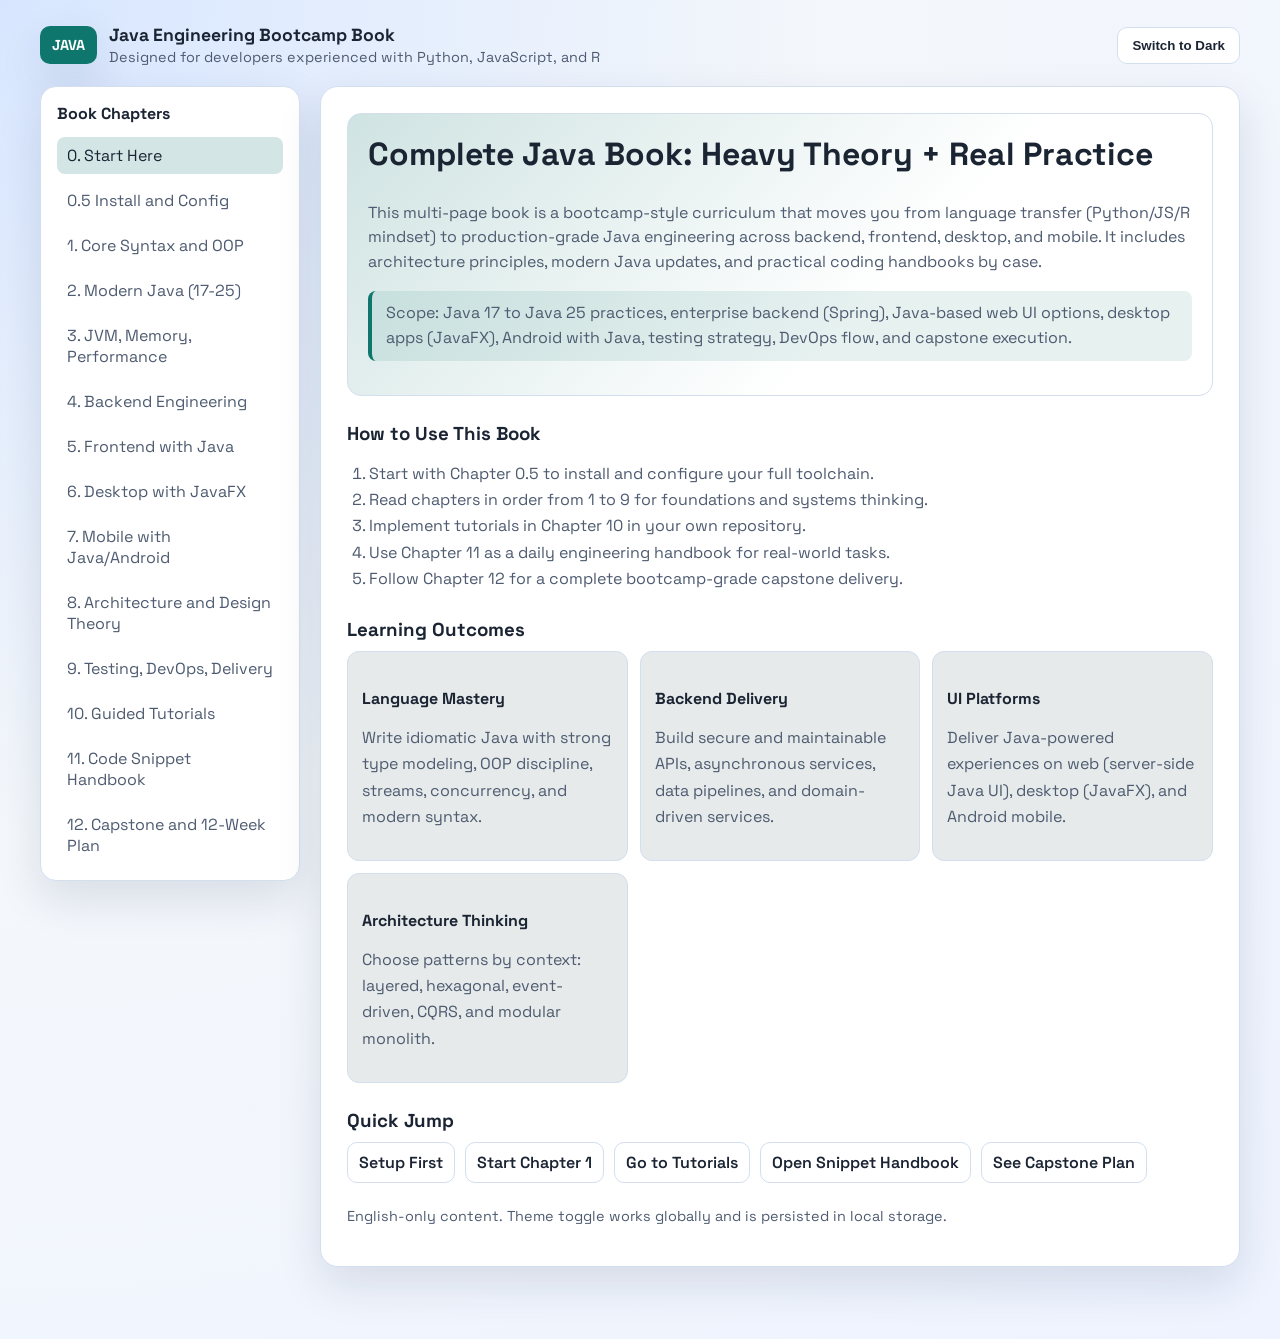
<file: index.html>
<!DOCTYPE html>
<html lang="en">
<head>
    <meta charset="UTF-8">
    <meta name="viewport" content="width=device-width, initial-scale=1.0">
    <title>Java Bootcamp Book | From Python/JS/R to Full-Stack Java</title>
    <link rel="stylesheet" href="assets/styles.css">
    <script src="assets/scripts.js" defer></script>
</head>
<body>
    <div class="book-shell">
        <header class="topbar reveal">
            <div class="brand">
                <div class="brand-badge">JAVA</div>
                <div>
                    <h1>Java Engineering Bootcamp Book</h1>
                    <p>Designed for developers experienced with Python, JavaScript, and R</p>
                </div>
            </div>
            <button id="themeToggle" class="theme-toggle">Switch Theme</button>
        </header>

        <div class="grid">
            <aside class="sidebar reveal">
                <h2>Book Chapters</h2>
                <ul class="nav-list">
                    <li><a href="index.html">0. Start Here</a></li>
                    <li><a href="install-config.html">0.5 Install and Config</a></li>
                    <li><a href="core-syntax.html">1. Core Syntax and OOP</a></li>
                    <li><a href="modern-java.html">2. Modern Java (17-25)</a></li>
                    <li><a href="jvm-and-performance.html">3. JVM, Memory, Performance</a></li>
                    <li><a href="backend-enterprise.html">4. Backend Engineering</a></li>
                    <li><a href="frontend-java.html">5. Frontend with Java</a></li>
                    <li><a href="desktop-javafx.html">6. Desktop with JavaFX</a></li>
                    <li><a href="mobile-android.html">7. Mobile with Java/Android</a></li>
                    <li><a href="architecture-design.html">8. Architecture and Design Theory</a></li>
                    <li><a href="testing-devops.html">9. Testing, DevOps, Delivery</a></li>
                    <li><a href="tutorials.html">10. Guided Tutorials</a></li>
                    <li><a href="handbook.html">11. Code Snippet Handbook</a></li>
                    <li><a href="capstone-roadmap.html">12. Capstone and 12-Week Plan</a></li>
                </ul>
            </aside>

            <main class="content reveal">
                <section class="hero">
                    <h2>Complete Java Book: Heavy Theory + Real Practice</h2>
                    <p>
                        This multi-page book is a bootcamp-style curriculum that moves you from language transfer
                        (Python/JS/R mindset) to production-grade Java engineering across backend, frontend, desktop,
                        and mobile. It includes architecture principles, modern Java updates, and practical coding
                        handbooks by case.
                    </p>
                    <p class="note">
                        Scope: Java 17 to Java 25 practices, enterprise backend (Spring), Java-based web UI options,
                        desktop apps (JavaFX), Android with Java, testing strategy, DevOps flow, and capstone execution.
                    </p>
                </section>

                <section class="section">
                    <h3>How to Use This Book</h3>
                    <ol>
                        <li>Start with Chapter 0.5 to install and configure your full toolchain.</li>
                        <li>Read chapters in order from 1 to 9 for foundations and systems thinking.</li>
                        <li>Implement tutorials in Chapter 10 in your own repository.</li>
                        <li>Use Chapter 11 as a daily engineering handbook for real-world tasks.</li>
                        <li>Follow Chapter 12 for a complete bootcamp-grade capstone delivery.</li>
                    </ol>
                </section>

                <section class="section">
                    <h3>Learning Outcomes</h3>
                    <div class="card-grid">
                        <article class="card">
                            <h4>Language Mastery</h4>
                            <p>Write idiomatic Java with strong type modeling, OOP discipline, streams, concurrency, and modern syntax.</p>
                        </article>
                        <article class="card">
                            <h4>Backend Delivery</h4>
                            <p>Build secure and maintainable APIs, asynchronous services, data pipelines, and domain-driven services.</p>
                        </article>
                        <article class="card">
                            <h4>UI Platforms</h4>
                            <p>Deliver Java-powered experiences on web (server-side Java UI), desktop (JavaFX), and Android mobile.</p>
                        </article>
                        <article class="card">
                            <h4>Architecture Thinking</h4>
                            <p>Choose patterns by context: layered, hexagonal, event-driven, CQRS, and modular monolith.</p>
                        </article>
                    </div>
                </section>

                <section class="section">
                    <h3>Quick Jump</h3>
                    <div class="chapter-links">
                        <a href="install-config.html">Setup First</a>
                        <a href="core-syntax.html">Start Chapter 1</a>
                        <a href="tutorials.html">Go to Tutorials</a>
                        <a href="handbook.html">Open Snippet Handbook</a>
                        <a href="capstone-roadmap.html">See Capstone Plan</a>
                    </div>
                </section>

                <p class="footer">English-only content. Theme toggle works globally and is persisted in local storage.</p>
            </main>
        </div>
    </div>
</body>
</html>
</file>
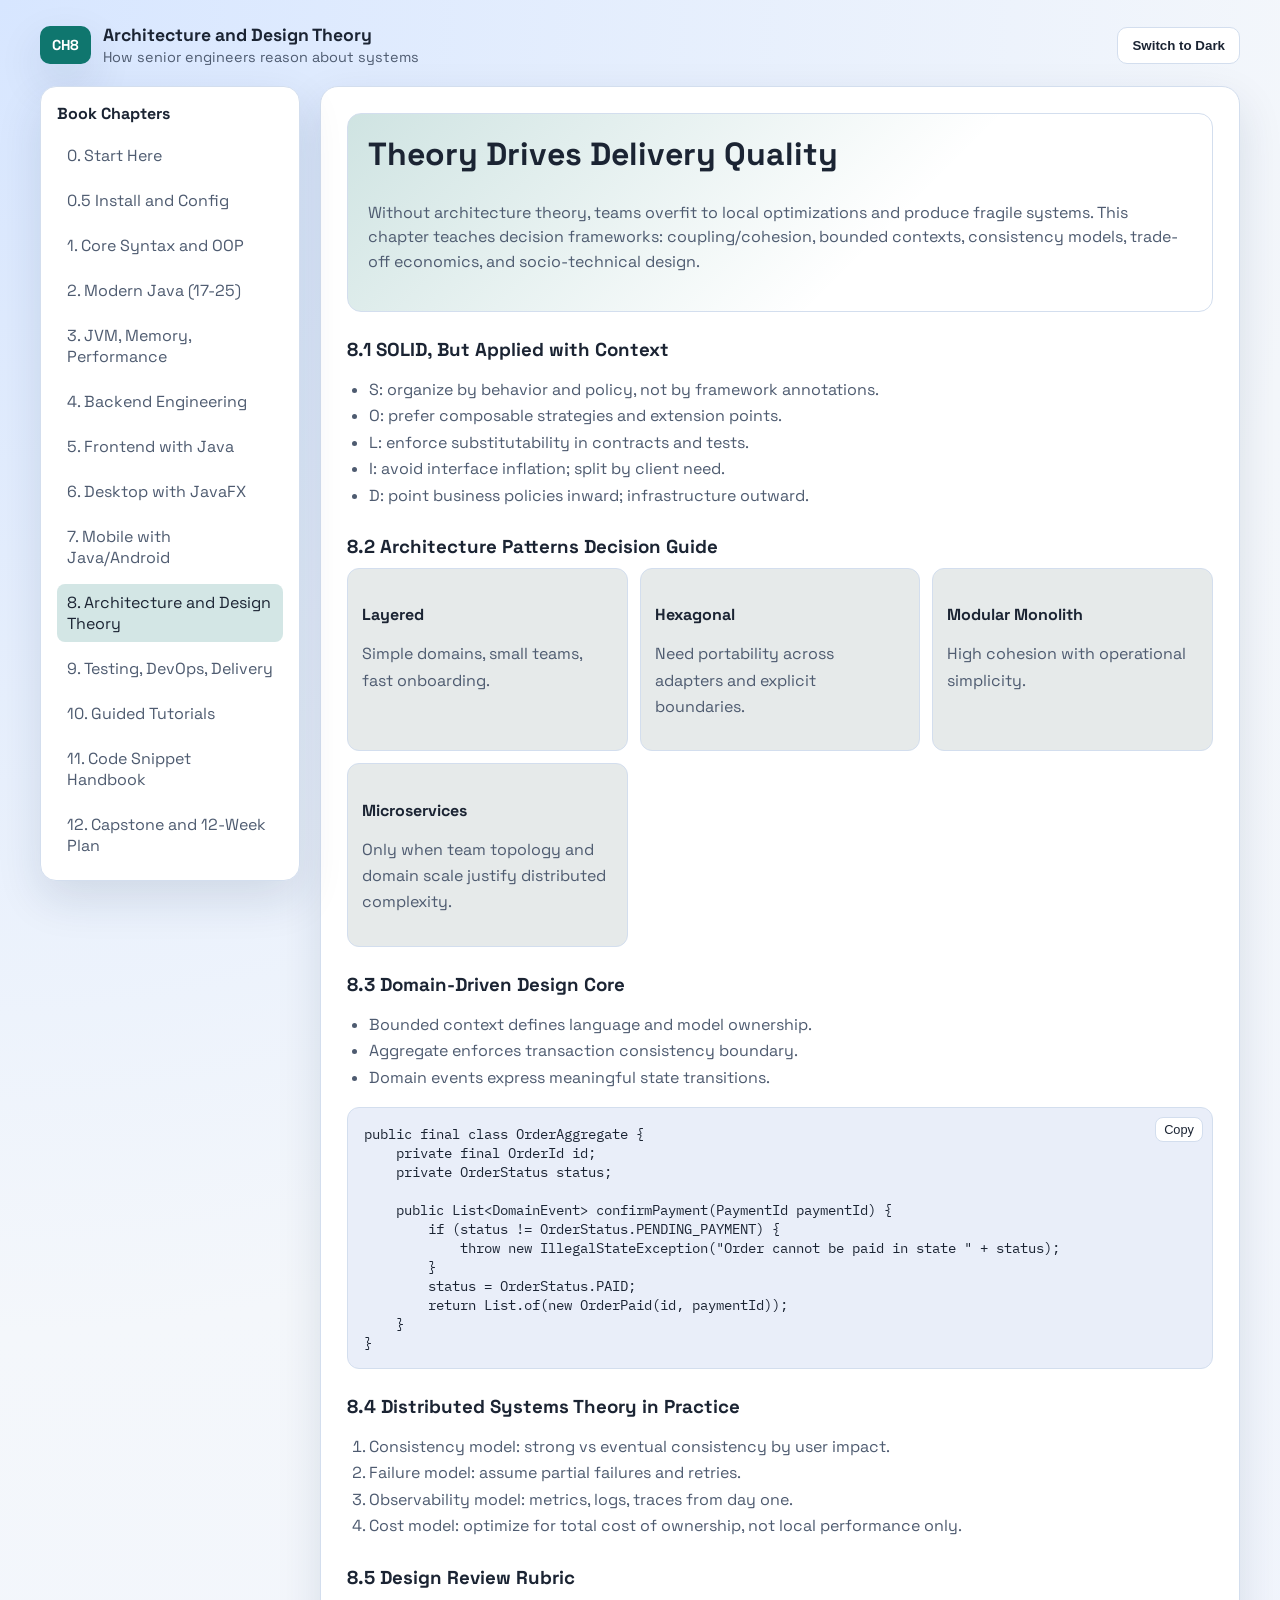
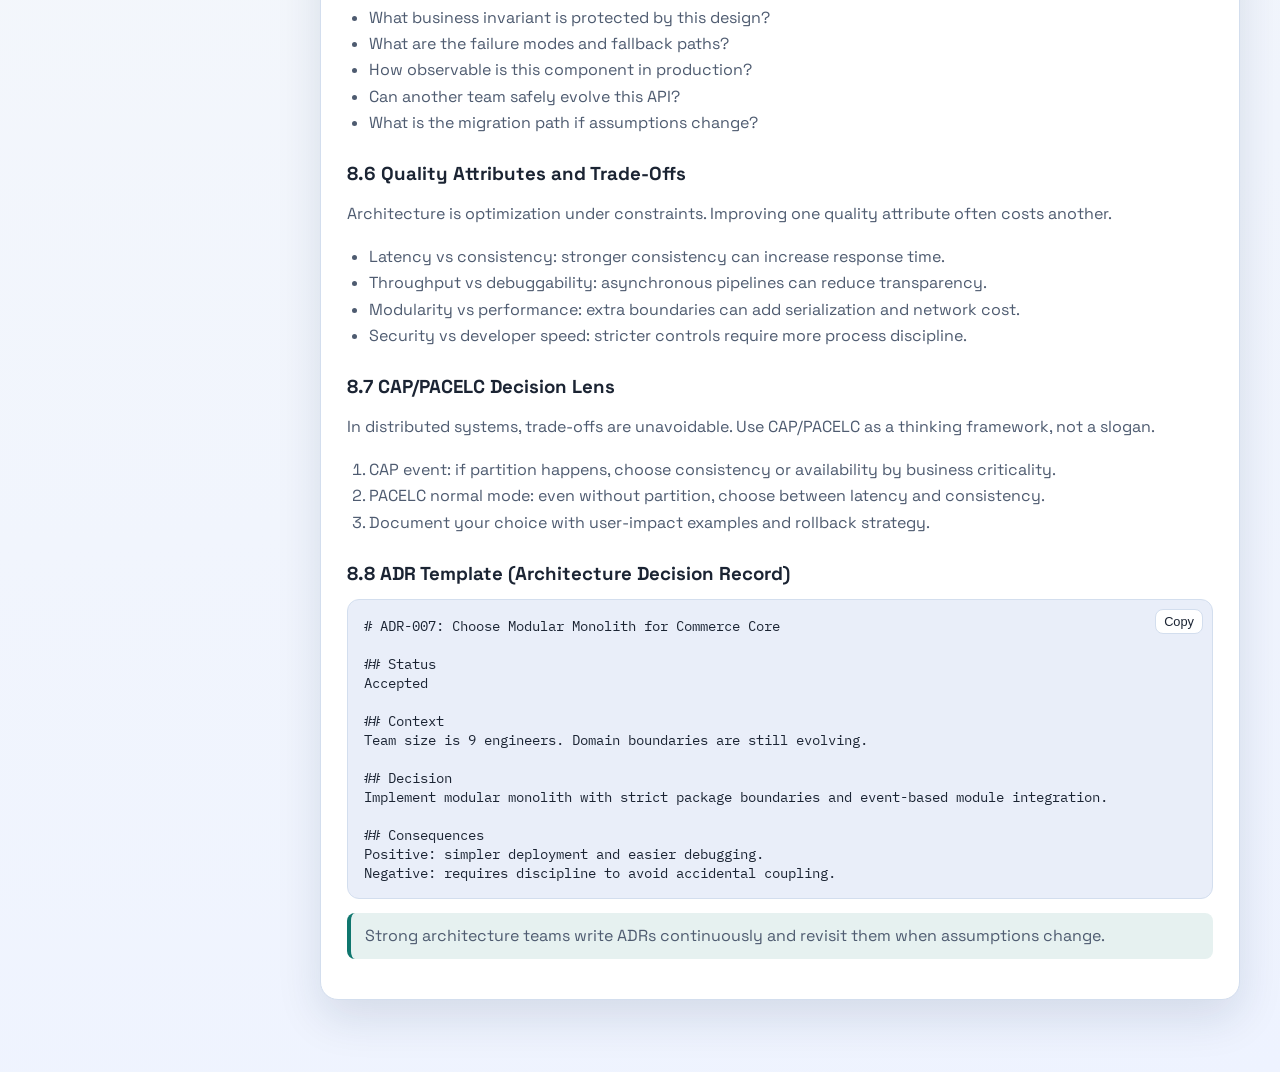
<file: architecture-design.html>
<!DOCTYPE html>
<html lang="en">
<head>
    <meta charset="UTF-8">
    <meta name="viewport" content="width=device-width, initial-scale=1.0">
    <title>Chapter 8 | Architecture and Design Theory</title>
    <link rel="stylesheet" href="assets/styles.css">
    <script src="assets/scripts.js" defer></script>
</head>
<body>
    <div class="book-shell">
        <header class="topbar">
            <div class="brand"><div class="brand-badge">CH8</div><div><h1>Architecture and Design Theory</h1><p>How senior engineers reason about systems</p></div></div>
            <button id="themeToggle" class="theme-toggle">Switch Theme</button>
        </header>
        <div class="grid">
            <aside class="sidebar"><h2>Book Chapters</h2><ul class="nav-list">
                <li><a href="index.html">0. Start Here</a></li><li><a href="install-config.html">0.5 Install and Config</a></li><li><a href="core-syntax.html">1. Core Syntax and OOP</a></li><li><a href="modern-java.html">2. Modern Java (17-25)</a></li><li><a href="jvm-and-performance.html">3. JVM, Memory, Performance</a></li><li><a href="backend-enterprise.html">4. Backend Engineering</a></li><li><a href="frontend-java.html">5. Frontend with Java</a></li><li><a href="desktop-javafx.html">6. Desktop with JavaFX</a></li><li><a href="mobile-android.html">7. Mobile with Java/Android</a></li><li><a href="architecture-design.html">8. Architecture and Design Theory</a></li><li><a href="testing-devops.html">9. Testing, DevOps, Delivery</a></li><li><a href="tutorials.html">10. Guided Tutorials</a></li><li><a href="handbook.html">11. Code Snippet Handbook</a></li><li><a href="capstone-roadmap.html">12. Capstone and 12-Week Plan</a></li>
            </ul></aside>
            <main class="content">
                <section class="hero">
                    <h2>Theory Drives Delivery Quality</h2>
                    <p>Without architecture theory, teams overfit to local optimizations and produce fragile systems. This chapter teaches decision frameworks: coupling/cohesion, bounded contexts, consistency models, trade-off economics, and socio-technical design.</p>
                </section>

                <section class="section">
                    <h3>8.1 SOLID, But Applied with Context</h3>
                    <ul>
                        <li>S: organize by behavior and policy, not by framework annotations.</li>
                        <li>O: prefer composable strategies and extension points.</li>
                        <li>L: enforce substitutability in contracts and tests.</li>
                        <li>I: avoid interface inflation; split by client need.</li>
                        <li>D: point business policies inward; infrastructure outward.</li>
                    </ul>
                </section>

                <section class="section">
                    <h3>8.2 Architecture Patterns Decision Guide</h3>
                    <div class="card-grid">
                        <article class="card"><h4>Layered</h4><p>Simple domains, small teams, fast onboarding.</p></article>
                        <article class="card"><h4>Hexagonal</h4><p>Need portability across adapters and explicit boundaries.</p></article>
                        <article class="card"><h4>Modular Monolith</h4><p>High cohesion with operational simplicity.</p></article>
                        <article class="card"><h4>Microservices</h4><p>Only when team topology and domain scale justify distributed complexity.</p></article>
                    </div>
                </section>

                <section class="section">
                    <h3>8.3 Domain-Driven Design Core</h3>
                    <ul>
                        <li>Bounded context defines language and model ownership.</li>
                        <li>Aggregate enforces transaction consistency boundary.</li>
                        <li>Domain events express meaningful state transitions.</li>
                    </ul>
                    <pre><code>public final class OrderAggregate {
    private final OrderId id;
    private OrderStatus status;

    public List&lt;DomainEvent&gt; confirmPayment(PaymentId paymentId) {
        if (status != OrderStatus.PENDING_PAYMENT) {
            throw new IllegalStateException("Order cannot be paid in state " + status);
        }
        status = OrderStatus.PAID;
        return List.of(new OrderPaid(id, paymentId));
    }
}</code></pre>
                </section>

                <section class="section">
                    <h3>8.4 Distributed Systems Theory in Practice</h3>
                    <ol>
                        <li>Consistency model: strong vs eventual consistency by user impact.</li>
                        <li>Failure model: assume partial failures and retries.</li>
                        <li>Observability model: metrics, logs, traces from day one.</li>
                        <li>Cost model: optimize for total cost of ownership, not local performance only.</li>
                    </ol>
                </section>

                <section class="section">
                    <h3>8.5 Design Review Rubric</h3>
                    <ul>
                        <li>What business invariant is protected by this design?</li>
                        <li>What are the failure modes and fallback paths?</li>
                        <li>How observable is this component in production?</li>
                        <li>Can another team safely evolve this API?</li>
                        <li>What is the migration path if assumptions change?</li>
                    </ul>
                </section>

                <section class="section">
                    <h3>8.6 Quality Attributes and Trade-Offs</h3>
                    <p>Architecture is optimization under constraints. Improving one quality attribute often costs another.</p>
                    <ul>
                        <li>Latency vs consistency: stronger consistency can increase response time.</li>
                        <li>Throughput vs debuggability: asynchronous pipelines can reduce transparency.</li>
                        <li>Modularity vs performance: extra boundaries can add serialization and network cost.</li>
                        <li>Security vs developer speed: stricter controls require more process discipline.</li>
                    </ul>
                </section>

                <section class="section">
                    <h3>8.7 CAP/PACELC Decision Lens</h3>
                    <p>In distributed systems, trade-offs are unavoidable. Use CAP/PACELC as a thinking framework, not a slogan.</p>
                    <ol>
                        <li>CAP event: if partition happens, choose consistency or availability by business criticality.</li>
                        <li>PACELC normal mode: even without partition, choose between latency and consistency.</li>
                        <li>Document your choice with user-impact examples and rollback strategy.</li>
                    </ol>
                </section>

                <section class="section">
                    <h3>8.8 ADR Template (Architecture Decision Record)</h3>
                    <pre><code># ADR-007: Choose Modular Monolith for Commerce Core

## Status
Accepted

## Context
Team size is 9 engineers. Domain boundaries are still evolving.

## Decision
Implement modular monolith with strict package boundaries and event-based module integration.

## Consequences
Positive: simpler deployment and easier debugging.
Negative: requires discipline to avoid accidental coupling.</code></pre>
                    <p class="note">Strong architecture teams write ADRs continuously and revisit them when assumptions change.</p>
                </section>
            </main>
        </div>
    </div>
</body>
</html>
</file>
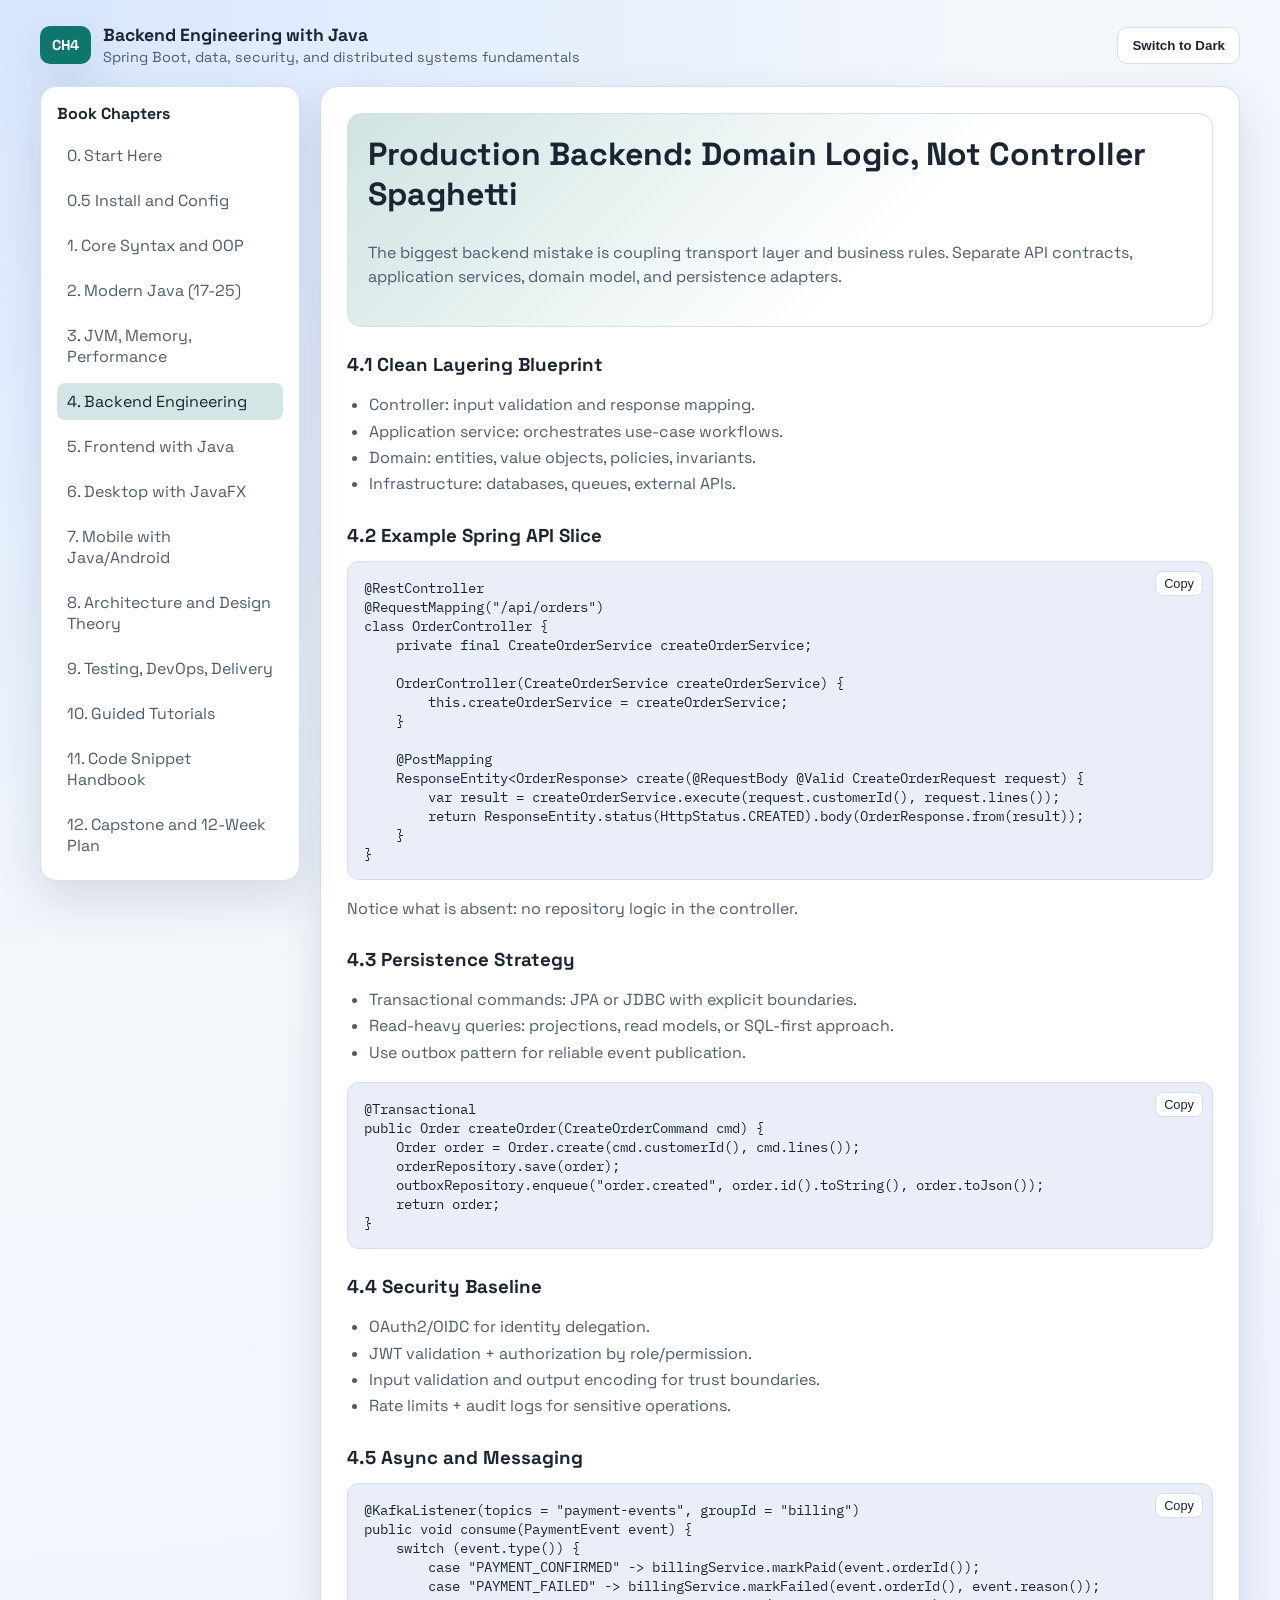
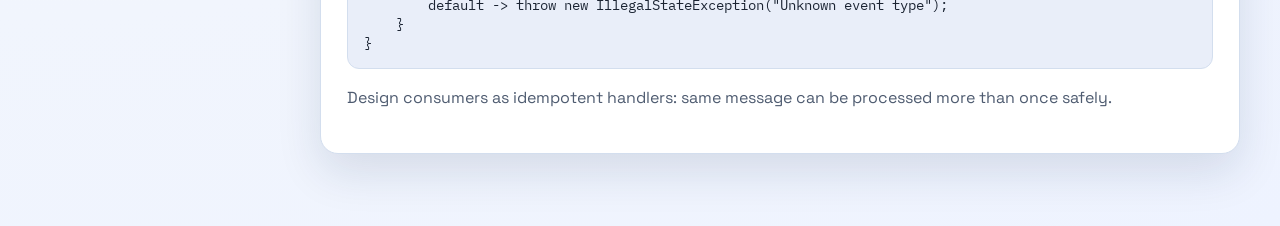
<file: backend-enterprise.html>
<!DOCTYPE html>
<html lang="en">
<head>
    <meta charset="UTF-8">
    <meta name="viewport" content="width=device-width, initial-scale=1.0">
    <title>Chapter 4 | Backend Engineering</title>
    <link rel="stylesheet" href="assets/styles.css">
    <script src="assets/scripts.js" defer></script>
</head>
<body>
    <div class="book-shell">
        <header class="topbar">
            <div class="brand"><div class="brand-badge">CH4</div><div><h1>Backend Engineering with Java</h1><p>Spring Boot, data, security, and distributed systems fundamentals</p></div></div>
            <button id="themeToggle" class="theme-toggle">Switch Theme</button>
        </header>
        <div class="grid">
            <aside class="sidebar">
                <h2>Book Chapters</h2>
                <ul class="nav-list">
                    <li><a href="index.html">0. Start Here</a></li><li><a href="install-config.html">0.5 Install and Config</a></li><li><a href="core-syntax.html">1. Core Syntax and OOP</a></li>
                    <li><a href="modern-java.html">2. Modern Java (17-25)</a></li><li><a href="jvm-and-performance.html">3. JVM, Memory, Performance</a></li>
                    <li><a href="backend-enterprise.html">4. Backend Engineering</a></li><li><a href="frontend-java.html">5. Frontend with Java</a></li>
                    <li><a href="desktop-javafx.html">6. Desktop with JavaFX</a></li><li><a href="mobile-android.html">7. Mobile with Java/Android</a></li>
                    <li><a href="architecture-design.html">8. Architecture and Design Theory</a></li><li><a href="testing-devops.html">9. Testing, DevOps, Delivery</a></li>
                    <li><a href="tutorials.html">10. Guided Tutorials</a></li><li><a href="handbook.html">11. Code Snippet Handbook</a></li>
                    <li><a href="capstone-roadmap.html">12. Capstone and 12-Week Plan</a></li>
                </ul>
            </aside>
            <main class="content">
                <section class="hero">
                    <h2>Production Backend: Domain Logic, Not Controller Spaghetti</h2>
                    <p>The biggest backend mistake is coupling transport layer and business rules. Separate API contracts, application services, domain model, and persistence adapters.</p>
                </section>

                <section class="section">
                    <h3>4.1 Clean Layering Blueprint</h3>
                    <ul>
                        <li>Controller: input validation and response mapping.</li>
                        <li>Application service: orchestrates use-case workflows.</li>
                        <li>Domain: entities, value objects, policies, invariants.</li>
                        <li>Infrastructure: databases, queues, external APIs.</li>
                    </ul>
                </section>

                <section class="section">
                    <h3>4.2 Example Spring API Slice</h3>
                    <pre><code>@RestController
@RequestMapping("/api/orders")
class OrderController {
    private final CreateOrderService createOrderService;

    OrderController(CreateOrderService createOrderService) {
        this.createOrderService = createOrderService;
    }

    @PostMapping
    ResponseEntity&lt;OrderResponse&gt; create(@RequestBody @Valid CreateOrderRequest request) {
        var result = createOrderService.execute(request.customerId(), request.lines());
        return ResponseEntity.status(HttpStatus.CREATED).body(OrderResponse.from(result));
    }
}</code></pre>
                    <p>Notice what is absent: no repository logic in the controller.</p>
                </section>

                <section class="section">
                    <h3>4.3 Persistence Strategy</h3>
                    <ul>
                        <li>Transactional commands: JPA or JDBC with explicit boundaries.</li>
                        <li>Read-heavy queries: projections, read models, or SQL-first approach.</li>
                        <li>Use outbox pattern for reliable event publication.</li>
                    </ul>
                    <pre><code>@Transactional
public Order createOrder(CreateOrderCommand cmd) {
    Order order = Order.create(cmd.customerId(), cmd.lines());
    orderRepository.save(order);
    outboxRepository.enqueue("order.created", order.id().toString(), order.toJson());
    return order;
}</code></pre>
                </section>

                <section class="section">
                    <h3>4.4 Security Baseline</h3>
                    <ul>
                        <li>OAuth2/OIDC for identity delegation.</li>
                        <li>JWT validation + authorization by role/permission.</li>
                        <li>Input validation and output encoding for trust boundaries.</li>
                        <li>Rate limits + audit logs for sensitive operations.</li>
                    </ul>
                </section>

                <section class="section">
                    <h3>4.5 Async and Messaging</h3>
                    <pre><code>@KafkaListener(topics = "payment-events", groupId = "billing")
public void consume(PaymentEvent event) {
    switch (event.type()) {
        case "PAYMENT_CONFIRMED" -> billingService.markPaid(event.orderId());
        case "PAYMENT_FAILED" -> billingService.markFailed(event.orderId(), event.reason());
        default -> throw new IllegalStateException("Unknown event type");
    }
}</code></pre>
                    <p>Design consumers as idempotent handlers: same message can be processed more than once safely.</p>
                </section>
            </main>
        </div>
    </div>
</body>
</html>
</file>
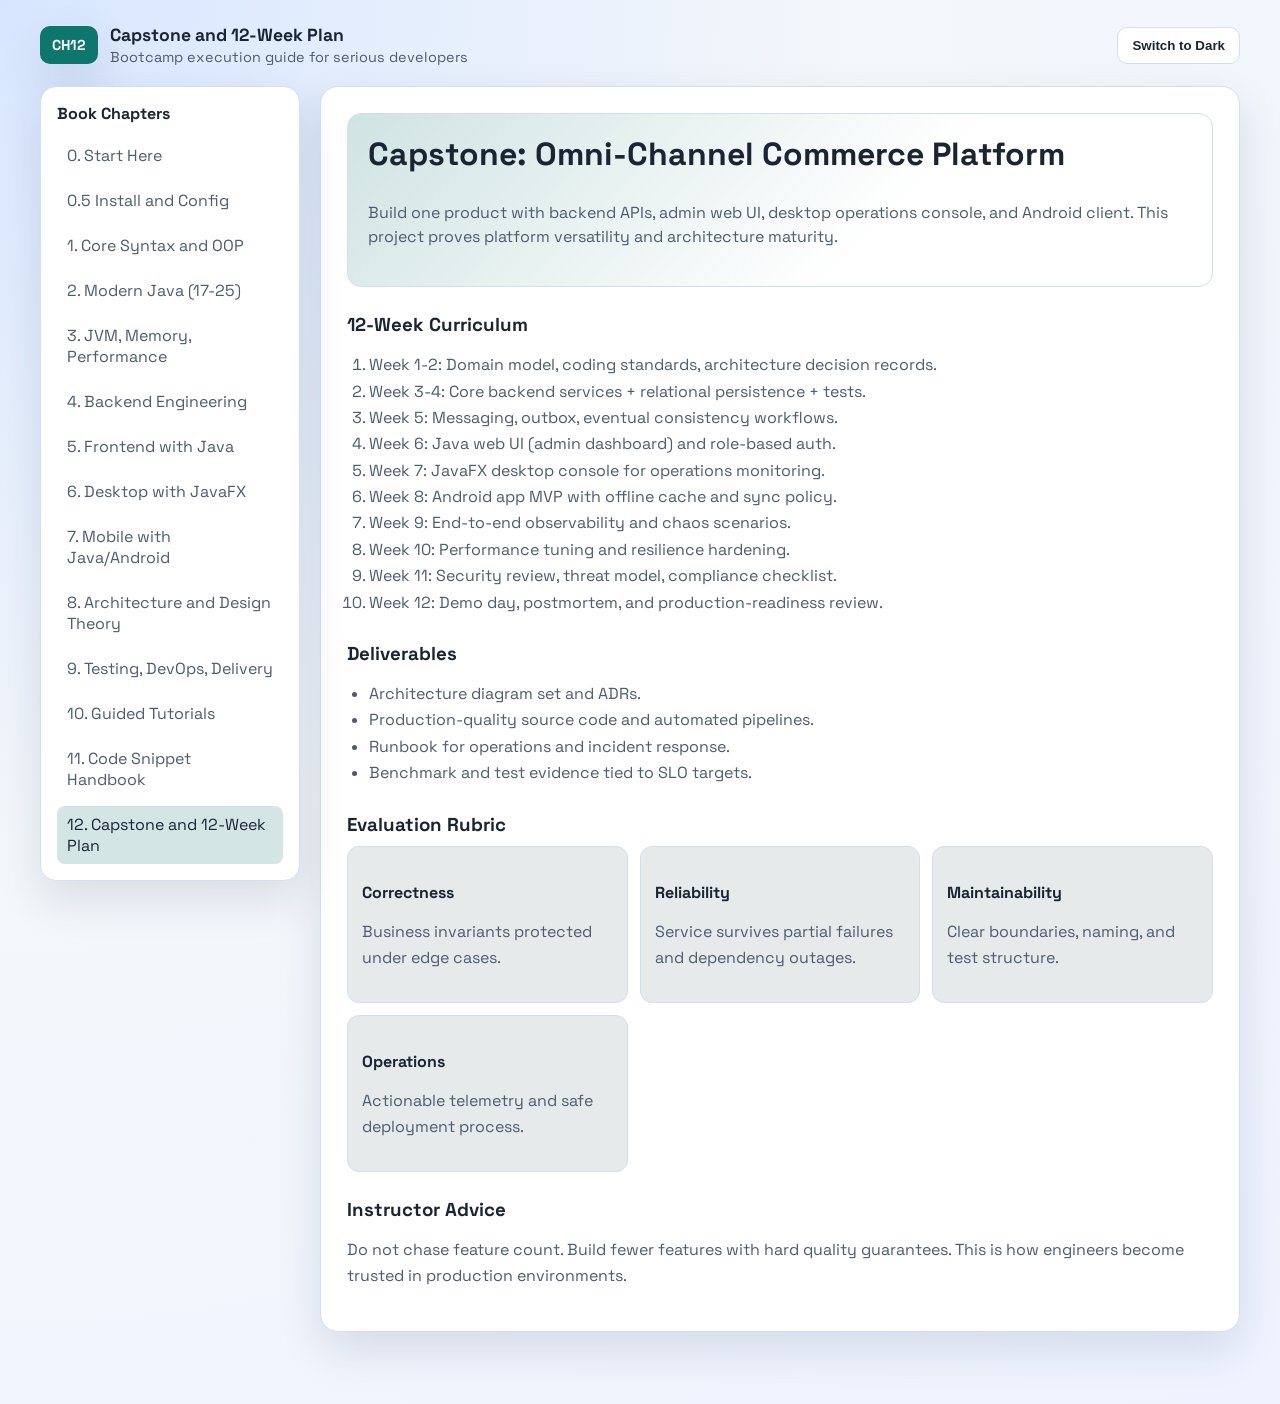
<file: capstone-roadmap.html>
<!DOCTYPE html>
<html lang="en">
<head>
    <meta charset="UTF-8">
    <meta name="viewport" content="width=device-width, initial-scale=1.0">
    <title>Chapter 12 | Capstone and 12-Week Plan</title>
    <link rel="stylesheet" href="assets/styles.css">
    <script src="assets/scripts.js" defer></script>
</head>
<body>
    <div class="book-shell">
        <header class="topbar">
            <div class="brand"><div class="brand-badge">CH12</div><div><h1>Capstone and 12-Week Plan</h1><p>Bootcamp execution guide for serious developers</p></div></div>
            <button id="themeToggle" class="theme-toggle">Switch Theme</button>
        </header>
        <div class="grid">
            <aside class="sidebar"><h2>Book Chapters</h2><ul class="nav-list">
                <li><a href="index.html">0. Start Here</a></li><li><a href="install-config.html">0.5 Install and Config</a></li><li><a href="core-syntax.html">1. Core Syntax and OOP</a></li><li><a href="modern-java.html">2. Modern Java (17-25)</a></li><li><a href="jvm-and-performance.html">3. JVM, Memory, Performance</a></li><li><a href="backend-enterprise.html">4. Backend Engineering</a></li><li><a href="frontend-java.html">5. Frontend with Java</a></li><li><a href="desktop-javafx.html">6. Desktop with JavaFX</a></li><li><a href="mobile-android.html">7. Mobile with Java/Android</a></li><li><a href="architecture-design.html">8. Architecture and Design Theory</a></li><li><a href="testing-devops.html">9. Testing, DevOps, Delivery</a></li><li><a href="tutorials.html">10. Guided Tutorials</a></li><li><a href="handbook.html">11. Code Snippet Handbook</a></li><li><a href="capstone-roadmap.html">12. Capstone and 12-Week Plan</a></li>
            </ul></aside>
            <main class="content">
                <section class="hero">
                    <h2>Capstone: Omni-Channel Commerce Platform</h2>
                    <p>Build one product with backend APIs, admin web UI, desktop operations console, and Android client. This project proves platform versatility and architecture maturity.</p>
                </section>

                <section class="section">
                    <h3>12-Week Curriculum</h3>
                    <ol>
                        <li>Week 1-2: Domain model, coding standards, architecture decision records.</li>
                        <li>Week 3-4: Core backend services + relational persistence + tests.</li>
                        <li>Week 5: Messaging, outbox, eventual consistency workflows.</li>
                        <li>Week 6: Java web UI (admin dashboard) and role-based auth.</li>
                        <li>Week 7: JavaFX desktop console for operations monitoring.</li>
                        <li>Week 8: Android app MVP with offline cache and sync policy.</li>
                        <li>Week 9: End-to-end observability and chaos scenarios.</li>
                        <li>Week 10: Performance tuning and resilience hardening.</li>
                        <li>Week 11: Security review, threat model, compliance checklist.</li>
                        <li>Week 12: Demo day, postmortem, and production-readiness review.</li>
                    </ol>
                </section>

                <section class="section">
                    <h3>Deliverables</h3>
                    <ul>
                        <li>Architecture diagram set and ADRs.</li>
                        <li>Production-quality source code and automated pipelines.</li>
                        <li>Runbook for operations and incident response.</li>
                        <li>Benchmark and test evidence tied to SLO targets.</li>
                    </ul>
                </section>

                <section class="section">
                    <h3>Evaluation Rubric</h3>
                    <div class="card-grid">
                        <article class="card"><h4>Correctness</h4><p>Business invariants protected under edge cases.</p></article>
                        <article class="card"><h4>Reliability</h4><p>Service survives partial failures and dependency outages.</p></article>
                        <article class="card"><h4>Maintainability</h4><p>Clear boundaries, naming, and test structure.</p></article>
                        <article class="card"><h4>Operations</h4><p>Actionable telemetry and safe deployment process.</p></article>
                    </div>
                </section>

                <section class="section">
                    <h3>Instructor Advice</h3>
                    <p>Do not chase feature count. Build fewer features with hard quality guarantees. This is how engineers become trusted in production environments.</p>
                </section>
            </main>
        </div>
    </div>
</body>
</html>
</file>
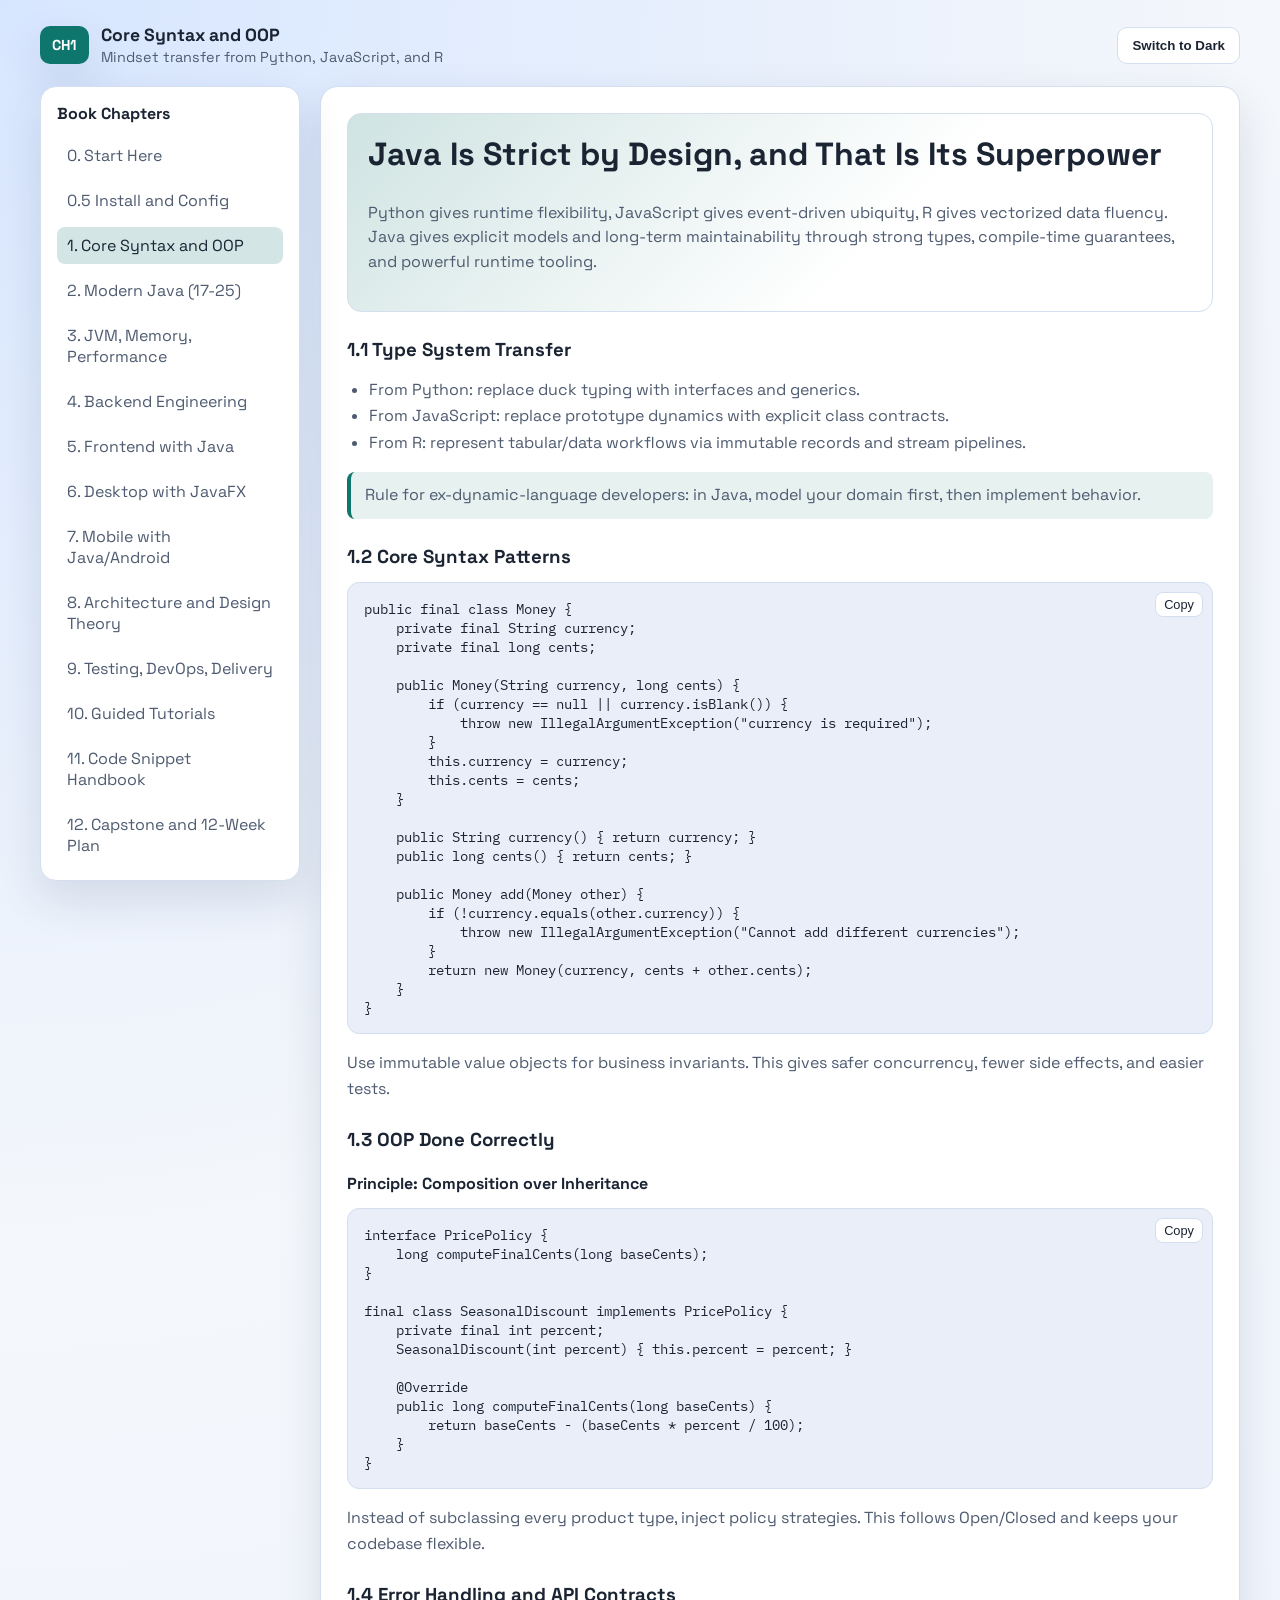
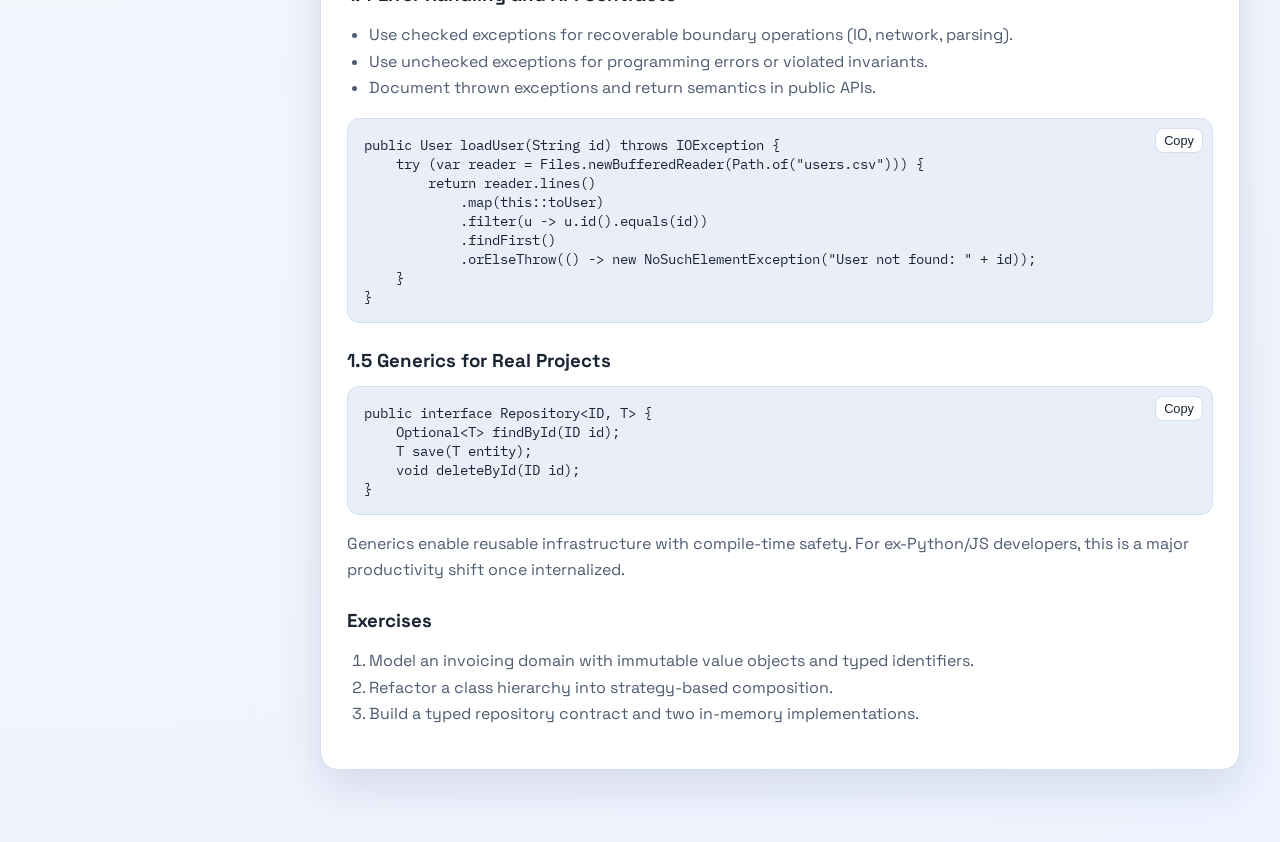
<file: core-syntax.html>
<!DOCTYPE html>
<html lang="en">
<head>
    <meta charset="UTF-8">
    <meta name="viewport" content="width=device-width, initial-scale=1.0">
    <title>Chapter 1 | Core Syntax and OOP</title>
    <link rel="stylesheet" href="assets/styles.css">
    <script src="assets/scripts.js" defer></script>
</head>
<body>
    <div class="book-shell">
        <header class="topbar">
            <div class="brand">
                <div class="brand-badge">CH1</div>
                <div><h1>Core Syntax and OOP</h1><p>Mindset transfer from Python, JavaScript, and R</p></div>
            </div>
            <button id="themeToggle" class="theme-toggle">Switch Theme</button>
        </header>
        <div class="grid">
            <aside class="sidebar">
                <h2>Book Chapters</h2>
                <ul class="nav-list">
                    <li><a href="index.html">0. Start Here</a></li><li><a href="install-config.html">0.5 Install and Config</a></li><li><a href="core-syntax.html">1. Core Syntax and OOP</a></li>
                    <li><a href="modern-java.html">2. Modern Java (17-25)</a></li><li><a href="jvm-and-performance.html">3. JVM, Memory, Performance</a></li>
                    <li><a href="backend-enterprise.html">4. Backend Engineering</a></li><li><a href="frontend-java.html">5. Frontend with Java</a></li>
                    <li><a href="desktop-javafx.html">6. Desktop with JavaFX</a></li><li><a href="mobile-android.html">7. Mobile with Java/Android</a></li>
                    <li><a href="architecture-design.html">8. Architecture and Design Theory</a></li><li><a href="testing-devops.html">9. Testing, DevOps, Delivery</a></li>
                    <li><a href="tutorials.html">10. Guided Tutorials</a></li><li><a href="handbook.html">11. Code Snippet Handbook</a></li>
                    <li><a href="capstone-roadmap.html">12. Capstone and 12-Week Plan</a></li>
                </ul>
            </aside>
            <main class="content">
                <section class="hero">
                    <h2>Java Is Strict by Design, and That Is Its Superpower</h2>
                    <p>Python gives runtime flexibility, JavaScript gives event-driven ubiquity, R gives vectorized data fluency. Java gives explicit models and long-term maintainability through strong types, compile-time guarantees, and powerful runtime tooling.</p>
                </section>

                <section class="section">
                    <h3>1.1 Type System Transfer</h3>
                    <ul>
                        <li>From Python: replace duck typing with interfaces and generics.</li>
                        <li>From JavaScript: replace prototype dynamics with explicit class contracts.</li>
                        <li>From R: represent tabular/data workflows via immutable records and stream pipelines.</li>
                    </ul>
                    <p class="note">Rule for ex-dynamic-language developers: in Java, model your domain first, then implement behavior.</p>
                </section>

                <section class="section">
                    <h3>1.2 Core Syntax Patterns</h3>
                    <pre><code>public final class Money {
    private final String currency;
    private final long cents;

    public Money(String currency, long cents) {
        if (currency == null || currency.isBlank()) {
            throw new IllegalArgumentException("currency is required");
        }
        this.currency = currency;
        this.cents = cents;
    }

    public String currency() { return currency; }
    public long cents() { return cents; }

    public Money add(Money other) {
        if (!currency.equals(other.currency)) {
            throw new IllegalArgumentException("Cannot add different currencies");
        }
        return new Money(currency, cents + other.cents);
    }
}</code></pre>
                    <p>Use immutable value objects for business invariants. This gives safer concurrency, fewer side effects, and easier tests.</p>
                </section>

                <section class="section">
                    <h3>1.3 OOP Done Correctly</h3>
                    <h4>Principle: Composition over Inheritance</h4>
                    <pre><code>interface PricePolicy {
    long computeFinalCents(long baseCents);
}

final class SeasonalDiscount implements PricePolicy {
    private final int percent;
    SeasonalDiscount(int percent) { this.percent = percent; }

    @Override
    public long computeFinalCents(long baseCents) {
        return baseCents - (baseCents * percent / 100);
    }
}</code></pre>
                    <p>Instead of subclassing every product type, inject policy strategies. This follows Open/Closed and keeps your codebase flexible.</p>
                </section>

                <section class="section">
                    <h3>1.4 Error Handling and API Contracts</h3>
                    <ul>
                        <li>Use checked exceptions for recoverable boundary operations (IO, network, parsing).</li>
                        <li>Use unchecked exceptions for programming errors or violated invariants.</li>
                        <li>Document thrown exceptions and return semantics in public APIs.</li>
                    </ul>
                    <pre><code>public User loadUser(String id) throws IOException {
    try (var reader = Files.newBufferedReader(Path.of("users.csv"))) {
        return reader.lines()
            .map(this::toUser)
            .filter(u -> u.id().equals(id))
            .findFirst()
            .orElseThrow(() -> new NoSuchElementException("User not found: " + id));
    }
}</code></pre>
                </section>

                <section class="section">
                    <h3>1.5 Generics for Real Projects</h3>
                    <pre><code>public interface Repository&lt;ID, T&gt; {
    Optional&lt;T&gt; findById(ID id);
    T save(T entity);
    void deleteById(ID id);
}</code></pre>
                    <p>Generics enable reusable infrastructure with compile-time safety. For ex-Python/JS developers, this is a major productivity shift once internalized.</p>
                </section>

                <section class="section">
                    <h3>Exercises</h3>
                    <ol>
                        <li>Model an invoicing domain with immutable value objects and typed identifiers.</li>
                        <li>Refactor a class hierarchy into strategy-based composition.</li>
                        <li>Build a typed repository contract and two in-memory implementations.</li>
                    </ol>
                </section>
            </main>
        </div>
    </div>
</body>
</html>
</file>
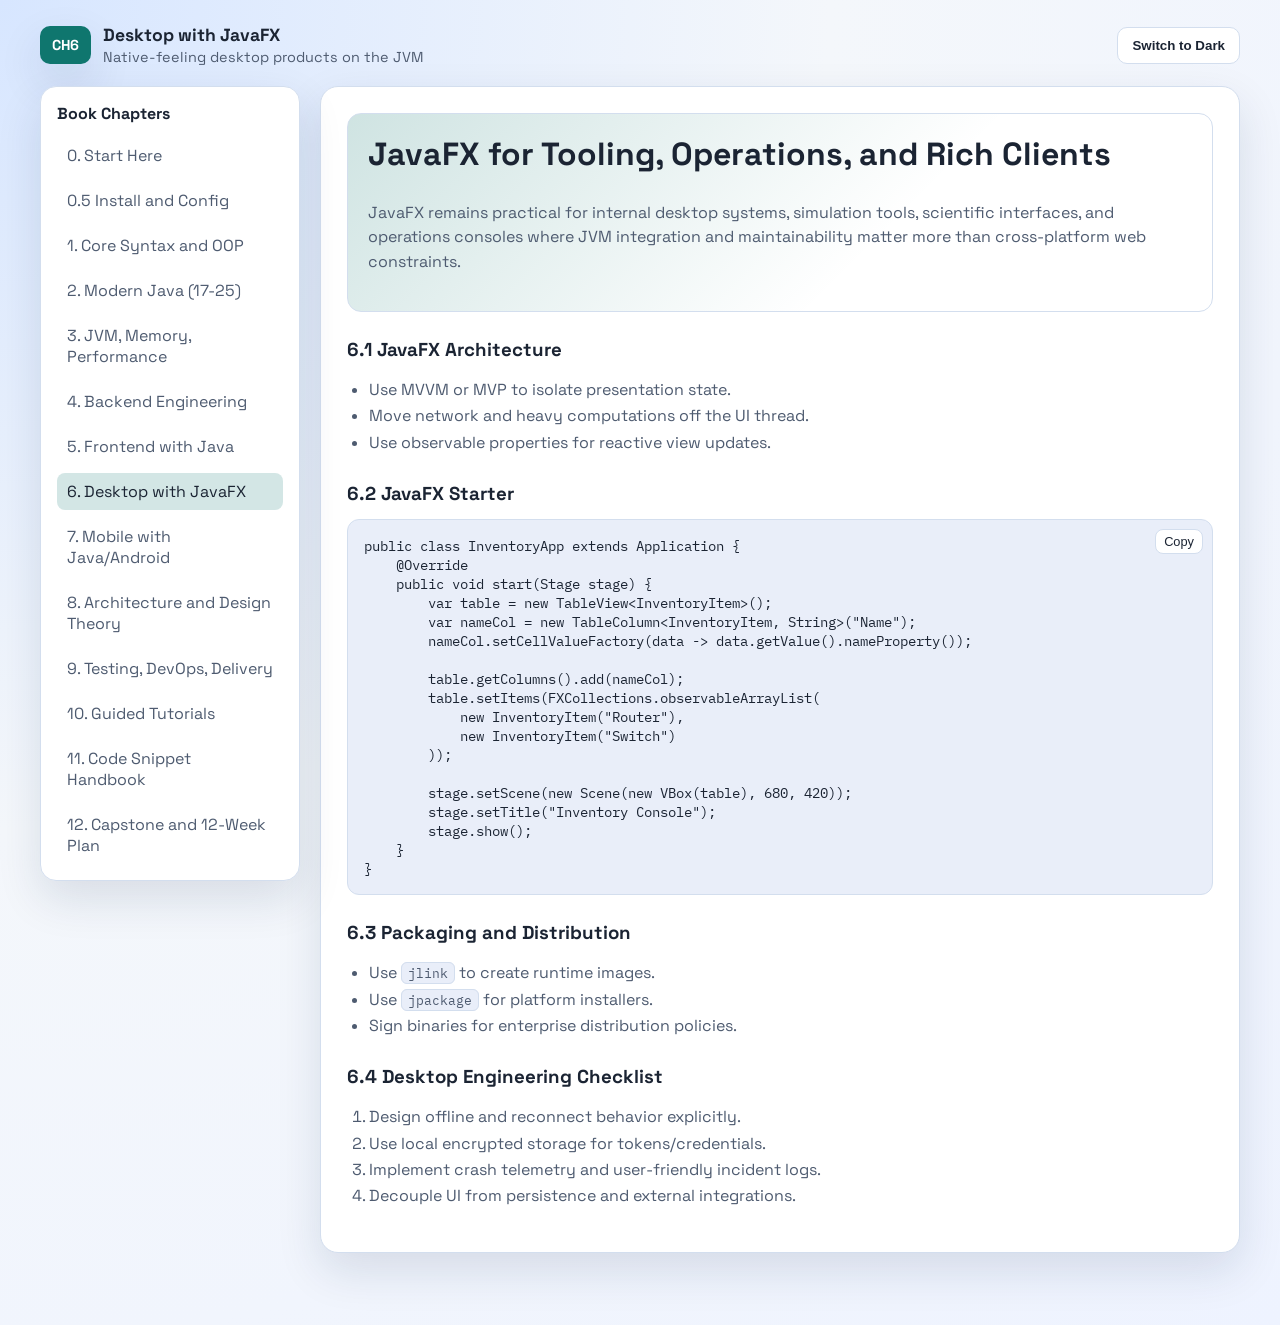
<file: desktop-javafx.html>
<!DOCTYPE html>
<html lang="en">
<head>
    <meta charset="UTF-8">
    <meta name="viewport" content="width=device-width, initial-scale=1.0">
    <title>Chapter 6 | Desktop with JavaFX</title>
    <link rel="stylesheet" href="assets/styles.css">
    <script src="assets/scripts.js" defer></script>
</head>
<body>
    <div class="book-shell">
        <header class="topbar">
            <div class="brand"><div class="brand-badge">CH6</div><div><h1>Desktop with JavaFX</h1><p>Native-feeling desktop products on the JVM</p></div></div>
            <button id="themeToggle" class="theme-toggle">Switch Theme</button>
        </header>
        <div class="grid">
            <aside class="sidebar"><h2>Book Chapters</h2><ul class="nav-list">
                <li><a href="index.html">0. Start Here</a></li><li><a href="install-config.html">0.5 Install and Config</a></li><li><a href="core-syntax.html">1. Core Syntax and OOP</a></li><li><a href="modern-java.html">2. Modern Java (17-25)</a></li><li><a href="jvm-and-performance.html">3. JVM, Memory, Performance</a></li><li><a href="backend-enterprise.html">4. Backend Engineering</a></li><li><a href="frontend-java.html">5. Frontend with Java</a></li><li><a href="desktop-javafx.html">6. Desktop with JavaFX</a></li><li><a href="mobile-android.html">7. Mobile with Java/Android</a></li><li><a href="architecture-design.html">8. Architecture and Design Theory</a></li><li><a href="testing-devops.html">9. Testing, DevOps, Delivery</a></li><li><a href="tutorials.html">10. Guided Tutorials</a></li><li><a href="handbook.html">11. Code Snippet Handbook</a></li><li><a href="capstone-roadmap.html">12. Capstone and 12-Week Plan</a></li>
            </ul></aside>
            <main class="content">
                <section class="hero">
                    <h2>JavaFX for Tooling, Operations, and Rich Clients</h2>
                    <p>JavaFX remains practical for internal desktop systems, simulation tools, scientific interfaces, and operations consoles where JVM integration and maintainability matter more than cross-platform web constraints.</p>
                </section>

                <section class="section">
                    <h3>6.1 JavaFX Architecture</h3>
                    <ul>
                        <li>Use MVVM or MVP to isolate presentation state.</li>
                        <li>Move network and heavy computations off the UI thread.</li>
                        <li>Use observable properties for reactive view updates.</li>
                    </ul>
                </section>

                <section class="section">
                    <h3>6.2 JavaFX Starter</h3>
                    <pre><code>public class InventoryApp extends Application {
    @Override
    public void start(Stage stage) {
        var table = new TableView&lt;InventoryItem&gt;();
        var nameCol = new TableColumn&lt;InventoryItem, String&gt;("Name");
        nameCol.setCellValueFactory(data -> data.getValue().nameProperty());

        table.getColumns().add(nameCol);
        table.setItems(FXCollections.observableArrayList(
            new InventoryItem("Router"),
            new InventoryItem("Switch")
        ));

        stage.setScene(new Scene(new VBox(table), 680, 420));
        stage.setTitle("Inventory Console");
        stage.show();
    }
}</code></pre>
                </section>

                <section class="section">
                    <h3>6.3 Packaging and Distribution</h3>
                    <ul>
                        <li>Use <span class="inline-code">jlink</span> to create runtime images.</li>
                        <li>Use <span class="inline-code">jpackage</span> for platform installers.</li>
                        <li>Sign binaries for enterprise distribution policies.</li>
                    </ul>
                </section>

                <section class="section">
                    <h3>6.4 Desktop Engineering Checklist</h3>
                    <ol>
                        <li>Design offline and reconnect behavior explicitly.</li>
                        <li>Use local encrypted storage for tokens/credentials.</li>
                        <li>Implement crash telemetry and user-friendly incident logs.</li>
                        <li>Decouple UI from persistence and external integrations.</li>
                    </ol>
                </section>
            </main>
        </div>
    </div>
</body>
</html>
</file>
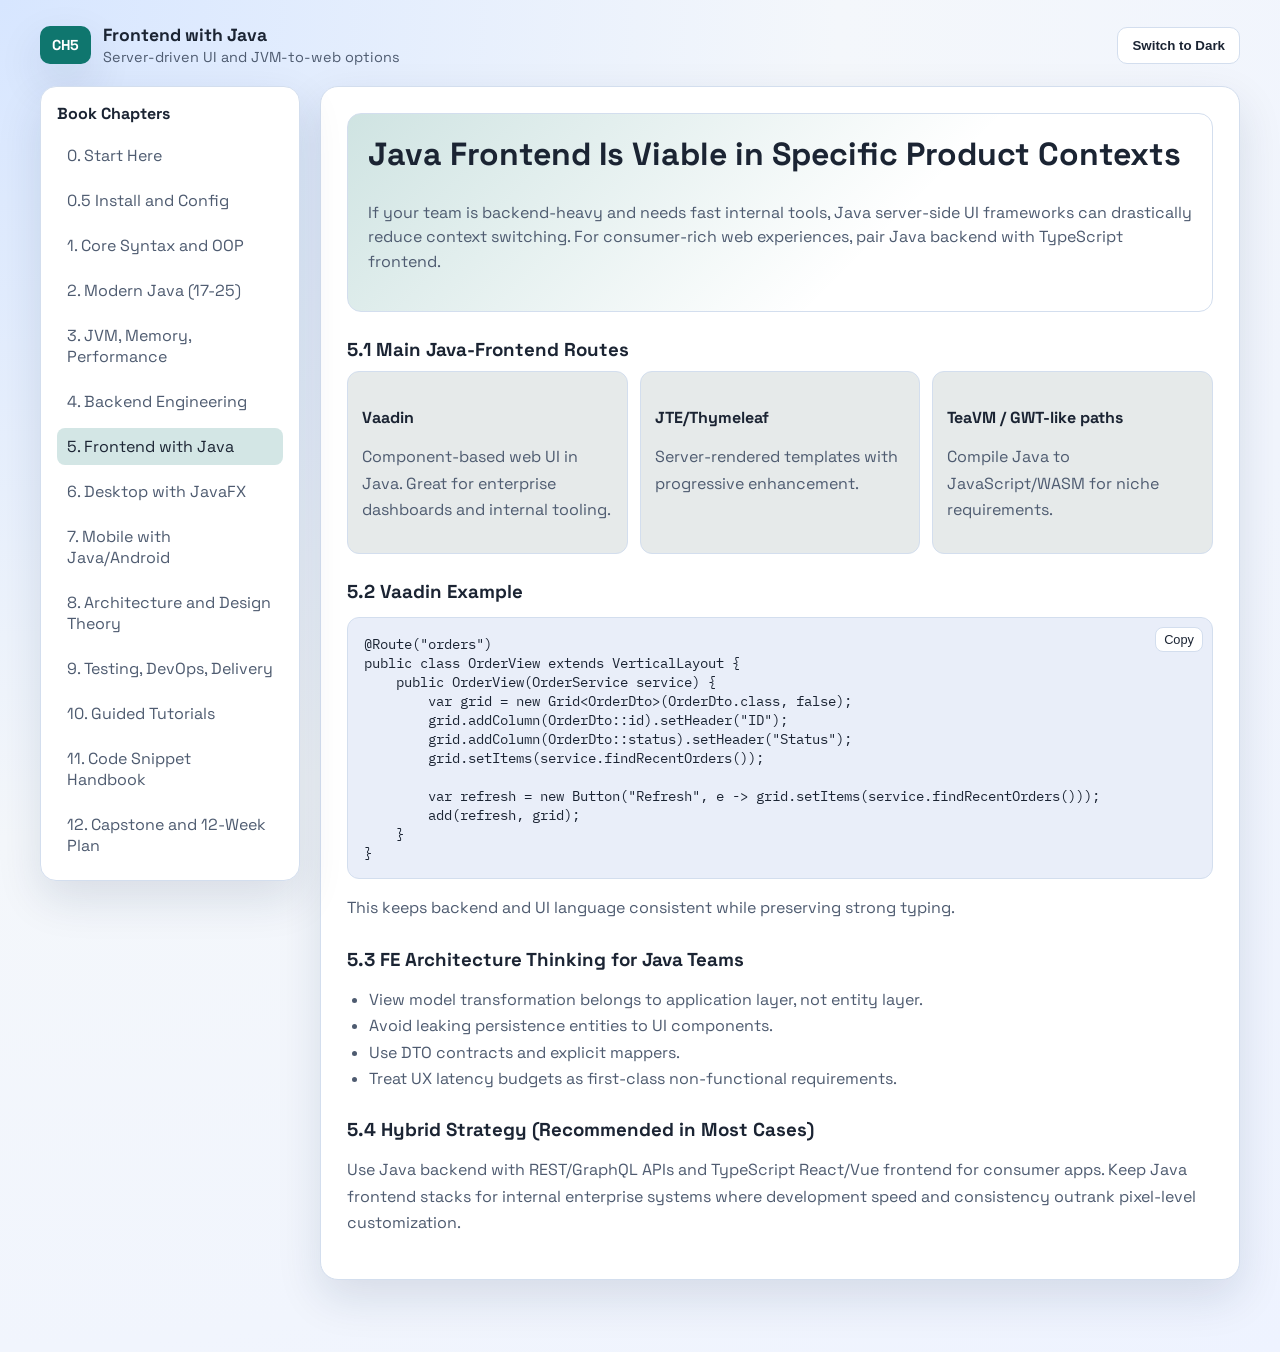
<file: frontend-java.html>
<!DOCTYPE html>
<html lang="en">
<head>
    <meta charset="UTF-8">
    <meta name="viewport" content="width=device-width, initial-scale=1.0">
    <title>Chapter 5 | Frontend with Java</title>
    <link rel="stylesheet" href="assets/styles.css">
    <script src="assets/scripts.js" defer></script>
</head>
<body>
    <div class="book-shell">
        <header class="topbar">
            <div class="brand"><div class="brand-badge">CH5</div><div><h1>Frontend with Java</h1><p>Server-driven UI and JVM-to-web options</p></div></div>
            <button id="themeToggle" class="theme-toggle">Switch Theme</button>
        </header>
        <div class="grid">
            <aside class="sidebar"><h2>Book Chapters</h2><ul class="nav-list">
                <li><a href="index.html">0. Start Here</a></li><li><a href="install-config.html">0.5 Install and Config</a></li><li><a href="core-syntax.html">1. Core Syntax and OOP</a></li><li><a href="modern-java.html">2. Modern Java (17-25)</a></li><li><a href="jvm-and-performance.html">3. JVM, Memory, Performance</a></li><li><a href="backend-enterprise.html">4. Backend Engineering</a></li><li><a href="frontend-java.html">5. Frontend with Java</a></li><li><a href="desktop-javafx.html">6. Desktop with JavaFX</a></li><li><a href="mobile-android.html">7. Mobile with Java/Android</a></li><li><a href="architecture-design.html">8. Architecture and Design Theory</a></li><li><a href="testing-devops.html">9. Testing, DevOps, Delivery</a></li><li><a href="tutorials.html">10. Guided Tutorials</a></li><li><a href="handbook.html">11. Code Snippet Handbook</a></li><li><a href="capstone-roadmap.html">12. Capstone and 12-Week Plan</a></li>
            </ul></aside>
            <main class="content">
                <section class="hero">
                    <h2>Java Frontend Is Viable in Specific Product Contexts</h2>
                    <p>If your team is backend-heavy and needs fast internal tools, Java server-side UI frameworks can drastically reduce context switching. For consumer-rich web experiences, pair Java backend with TypeScript frontend.</p>
                </section>

                <section class="section">
                    <h3>5.1 Main Java-Frontend Routes</h3>
                    <div class="card-grid">
                        <article class="card"><h4>Vaadin</h4><p>Component-based web UI in Java. Great for enterprise dashboards and internal tooling.</p></article>
                        <article class="card"><h4>JTE/Thymeleaf</h4><p>Server-rendered templates with progressive enhancement.</p></article>
                        <article class="card"><h4>TeaVM / GWT-like paths</h4><p>Compile Java to JavaScript/WASM for niche requirements.</p></article>
                    </div>
                </section>

                <section class="section">
                    <h3>5.2 Vaadin Example</h3>
                    <pre><code>@Route("orders")
public class OrderView extends VerticalLayout {
    public OrderView(OrderService service) {
        var grid = new Grid&lt;OrderDto&gt;(OrderDto.class, false);
        grid.addColumn(OrderDto::id).setHeader("ID");
        grid.addColumn(OrderDto::status).setHeader("Status");
        grid.setItems(service.findRecentOrders());

        var refresh = new Button("Refresh", e -> grid.setItems(service.findRecentOrders()));
        add(refresh, grid);
    }
}</code></pre>
                    <p>This keeps backend and UI language consistent while preserving strong typing.</p>
                </section>

                <section class="section">
                    <h3>5.3 FE Architecture Thinking for Java Teams</h3>
                    <ul>
                        <li>View model transformation belongs to application layer, not entity layer.</li>
                        <li>Avoid leaking persistence entities to UI components.</li>
                        <li>Use DTO contracts and explicit mappers.</li>
                        <li>Treat UX latency budgets as first-class non-functional requirements.</li>
                    </ul>
                </section>

                <section class="section">
                    <h3>5.4 Hybrid Strategy (Recommended in Most Cases)</h3>
                    <p>Use Java backend with REST/GraphQL APIs and TypeScript React/Vue frontend for consumer apps. Keep Java frontend stacks for internal enterprise systems where development speed and consistency outrank pixel-level customization.</p>
                </section>
            </main>
        </div>
    </div>
</body>
</html>
</file>
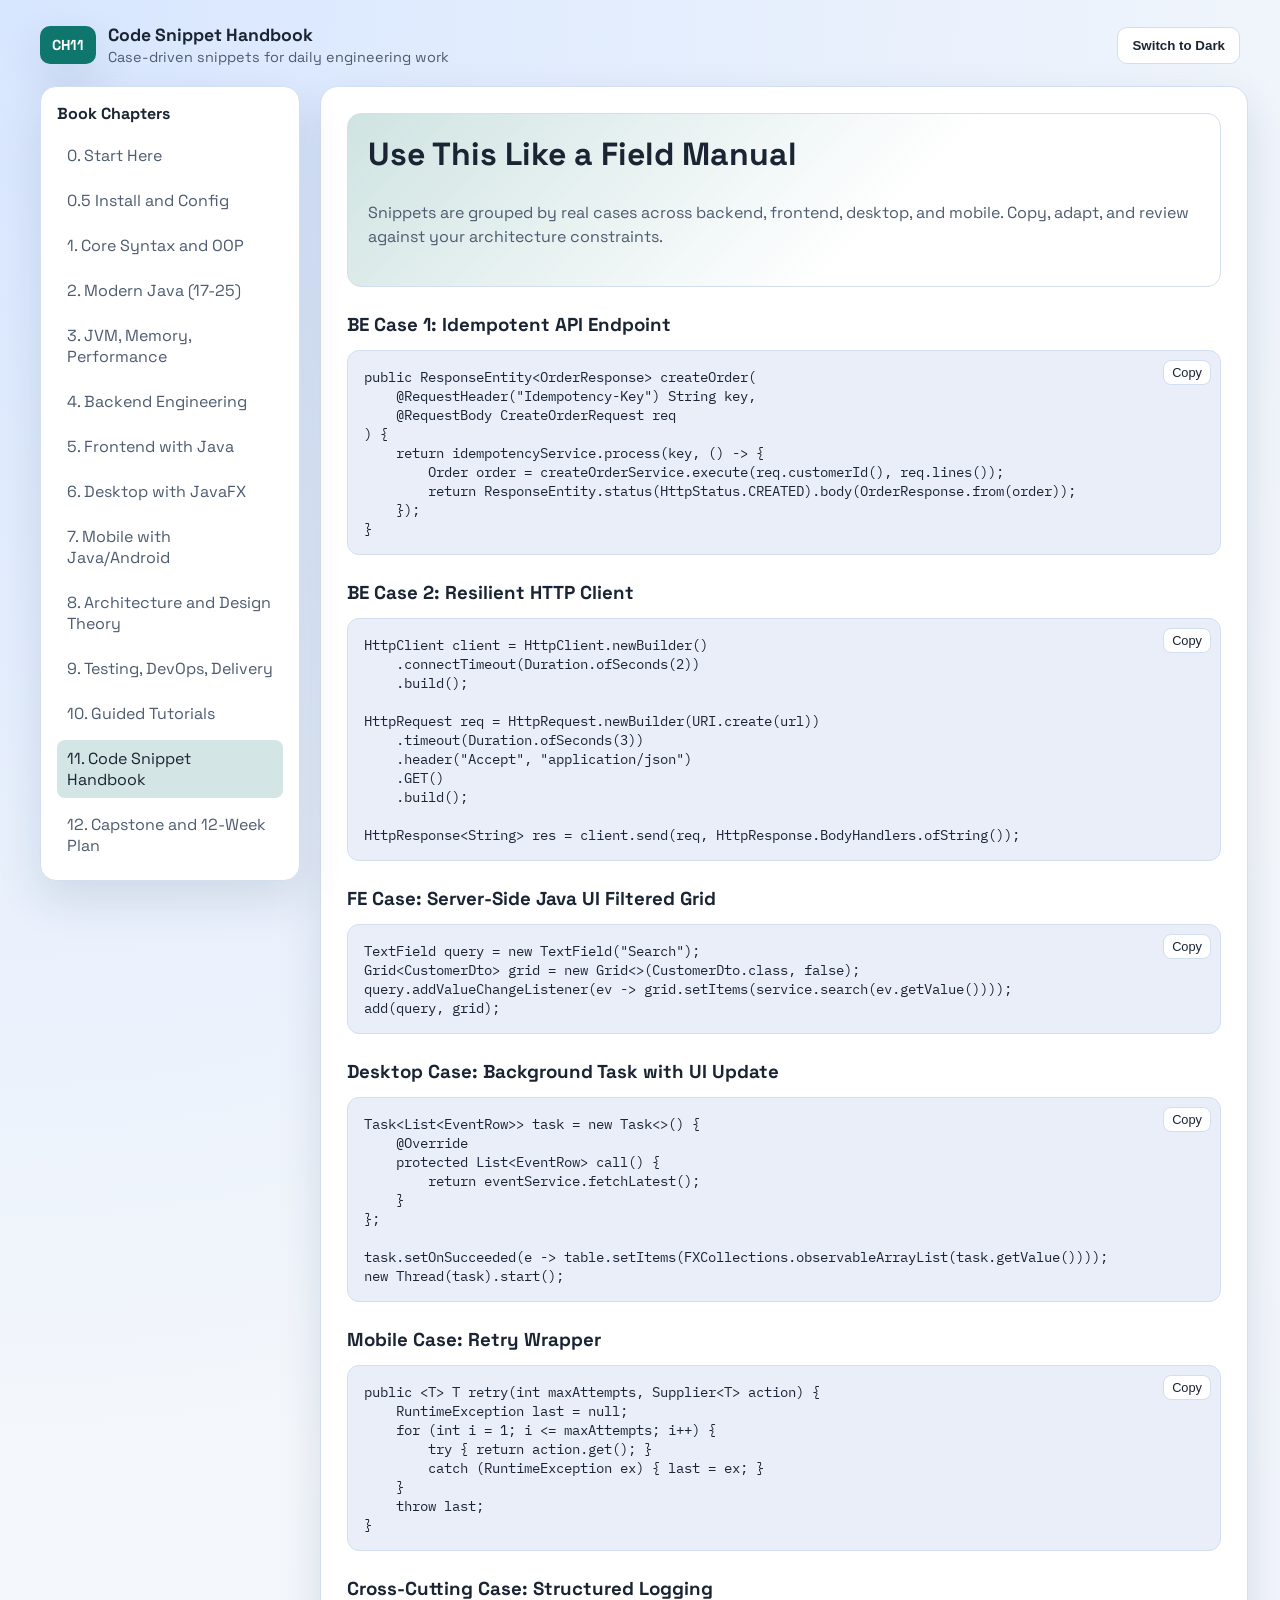
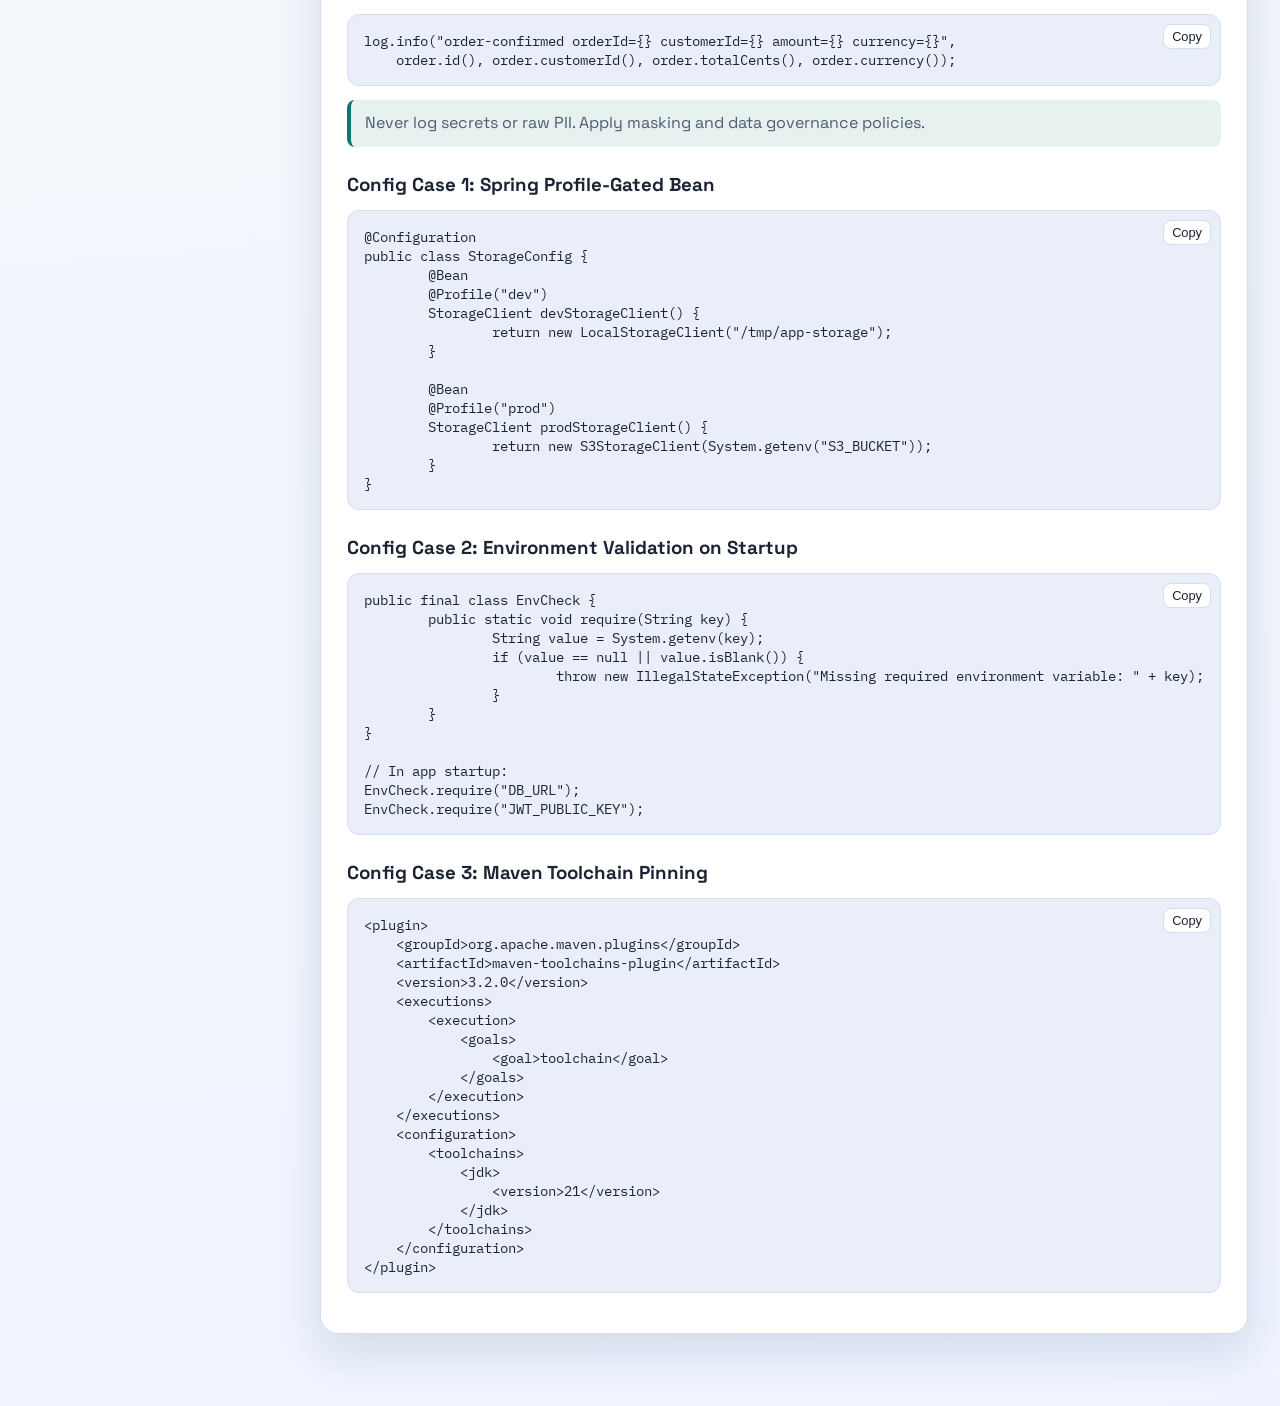
<file: handbook.html>
<!DOCTYPE html>
<html lang="en">
<head>
    <meta charset="UTF-8">
    <meta name="viewport" content="width=device-width, initial-scale=1.0">
    <title>Chapter 11 | Code Snippet Handbook</title>
    <link rel="stylesheet" href="assets/styles.css">
    <script src="assets/scripts.js" defer></script>
</head>
<body>
    <div class="book-shell">
        <header class="topbar">
            <div class="brand"><div class="brand-badge">CH11</div><div><h1>Code Snippet Handbook</h1><p>Case-driven snippets for daily engineering work</p></div></div>
            <button id="themeToggle" class="theme-toggle">Switch Theme</button>
        </header>
        <div class="grid">
            <aside class="sidebar"><h2>Book Chapters</h2><ul class="nav-list">
                <li><a href="index.html">0. Start Here</a></li><li><a href="install-config.html">0.5 Install and Config</a></li><li><a href="core-syntax.html">1. Core Syntax and OOP</a></li><li><a href="modern-java.html">2. Modern Java (17-25)</a></li><li><a href="jvm-and-performance.html">3. JVM, Memory, Performance</a></li><li><a href="backend-enterprise.html">4. Backend Engineering</a></li><li><a href="frontend-java.html">5. Frontend with Java</a></li><li><a href="desktop-javafx.html">6. Desktop with JavaFX</a></li><li><a href="mobile-android.html">7. Mobile with Java/Android</a></li><li><a href="architecture-design.html">8. Architecture and Design Theory</a></li><li><a href="testing-devops.html">9. Testing, DevOps, Delivery</a></li><li><a href="tutorials.html">10. Guided Tutorials</a></li><li><a href="handbook.html">11. Code Snippet Handbook</a></li><li><a href="capstone-roadmap.html">12. Capstone and 12-Week Plan</a></li>
            </ul></aside>
            <main class="content">
                <section class="hero">
                    <h2>Use This Like a Field Manual</h2>
                    <p>Snippets are grouped by real cases across backend, frontend, desktop, and mobile. Copy, adapt, and review against your architecture constraints.</p>
                </section>

                <section class="section">
                    <h3>BE Case 1: Idempotent API Endpoint</h3>
                    <pre><code>public ResponseEntity&lt;OrderResponse&gt; createOrder(
    @RequestHeader("Idempotency-Key") String key,
    @RequestBody CreateOrderRequest req
) {
    return idempotencyService.process(key, () -> {
        Order order = createOrderService.execute(req.customerId(), req.lines());
        return ResponseEntity.status(HttpStatus.CREATED).body(OrderResponse.from(order));
    });
}</code></pre>
                </section>

                <section class="section">
                    <h3>BE Case 2: Resilient HTTP Client</h3>
                    <pre><code>HttpClient client = HttpClient.newBuilder()
    .connectTimeout(Duration.ofSeconds(2))
    .build();

HttpRequest req = HttpRequest.newBuilder(URI.create(url))
    .timeout(Duration.ofSeconds(3))
    .header("Accept", "application/json")
    .GET()
    .build();

HttpResponse&lt;String&gt; res = client.send(req, HttpResponse.BodyHandlers.ofString());</code></pre>
                </section>

                <section class="section">
                    <h3>FE Case: Server-Side Java UI Filtered Grid</h3>
                    <pre><code>TextField query = new TextField("Search");
Grid&lt;CustomerDto&gt; grid = new Grid&lt;&gt;(CustomerDto.class, false);
query.addValueChangeListener(ev -> grid.setItems(service.search(ev.getValue())));
add(query, grid);</code></pre>
                </section>

                <section class="section">
                    <h3>Desktop Case: Background Task with UI Update</h3>
                    <pre><code>Task&lt;List&lt;EventRow&gt;&gt; task = new Task&lt;&gt;() {
    @Override
    protected List&lt;EventRow&gt; call() {
        return eventService.fetchLatest();
    }
};

task.setOnSucceeded(e -> table.setItems(FXCollections.observableArrayList(task.getValue())));
new Thread(task).start();</code></pre>
                </section>

                <section class="section">
                    <h3>Mobile Case: Retry Wrapper</h3>
                    <pre><code>public &lt;T&gt; T retry(int maxAttempts, Supplier&lt;T&gt; action) {
    RuntimeException last = null;
    for (int i = 1; i &lt;= maxAttempts; i++) {
        try { return action.get(); }
        catch (RuntimeException ex) { last = ex; }
    }
    throw last;
}</code></pre>
                </section>

                <section class="section">
                    <h3>Cross-Cutting Case: Structured Logging</h3>
                    <pre><code>log.info("order-confirmed orderId={} customerId={} amount={} currency={}",
    order.id(), order.customerId(), order.totalCents(), order.currency());</code></pre>
                    <p class="note">Never log secrets or raw PII. Apply masking and data governance policies.</p>
                </section>

                                <section class="section">
                                        <h3>Config Case 1: Spring Profile-Gated Bean</h3>
                                        <pre><code>@Configuration
public class StorageConfig {
        @Bean
        @Profile("dev")
        StorageClient devStorageClient() {
                return new LocalStorageClient("/tmp/app-storage");
        }

        @Bean
        @Profile("prod")
        StorageClient prodStorageClient() {
                return new S3StorageClient(System.getenv("S3_BUCKET"));
        }
}</code></pre>
                                </section>

                                <section class="section">
                                        <h3>Config Case 2: Environment Validation on Startup</h3>
                                        <pre><code>public final class EnvCheck {
        public static void require(String key) {
                String value = System.getenv(key);
                if (value == null || value.isBlank()) {
                        throw new IllegalStateException("Missing required environment variable: " + key);
                }
        }
}

// In app startup:
EnvCheck.require("DB_URL");
EnvCheck.require("JWT_PUBLIC_KEY");</code></pre>
                                </section>

                                <section class="section">
                                        <h3>Config Case 3: Maven Toolchain Pinning</h3>
                                        <pre><code>&lt;plugin&gt;
    &lt;groupId&gt;org.apache.maven.plugins&lt;/groupId&gt;
    &lt;artifactId&gt;maven-toolchains-plugin&lt;/artifactId&gt;
    &lt;version&gt;3.2.0&lt;/version&gt;
    &lt;executions&gt;
        &lt;execution&gt;
            &lt;goals&gt;
                &lt;goal&gt;toolchain&lt;/goal&gt;
            &lt;/goals&gt;
        &lt;/execution&gt;
    &lt;/executions&gt;
    &lt;configuration&gt;
        &lt;toolchains&gt;
            &lt;jdk&gt;
                &lt;version&gt;21&lt;/version&gt;
            &lt;/jdk&gt;
        &lt;/toolchains&gt;
    &lt;/configuration&gt;
&lt;/plugin&gt;</code></pre>
                                </section>
            </main>
        </div>
    </div>
</body>
</html>
</file>
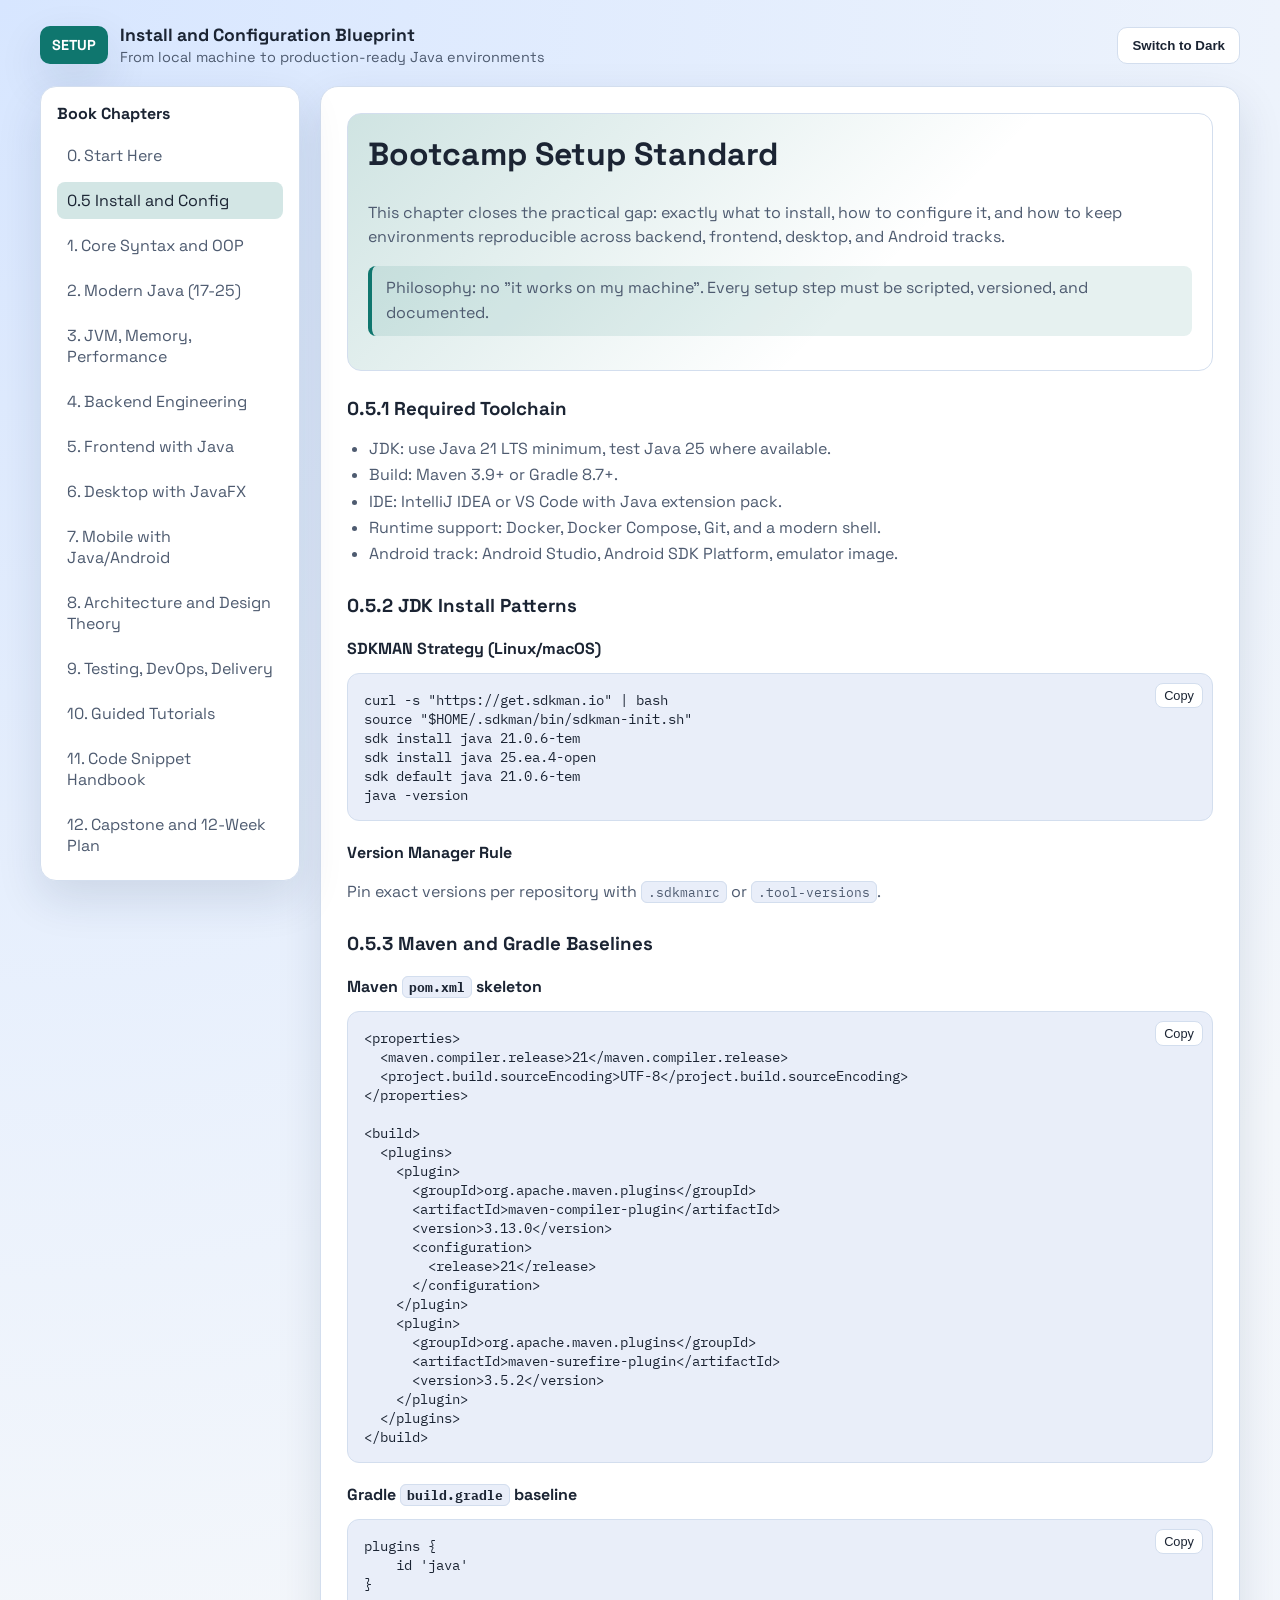
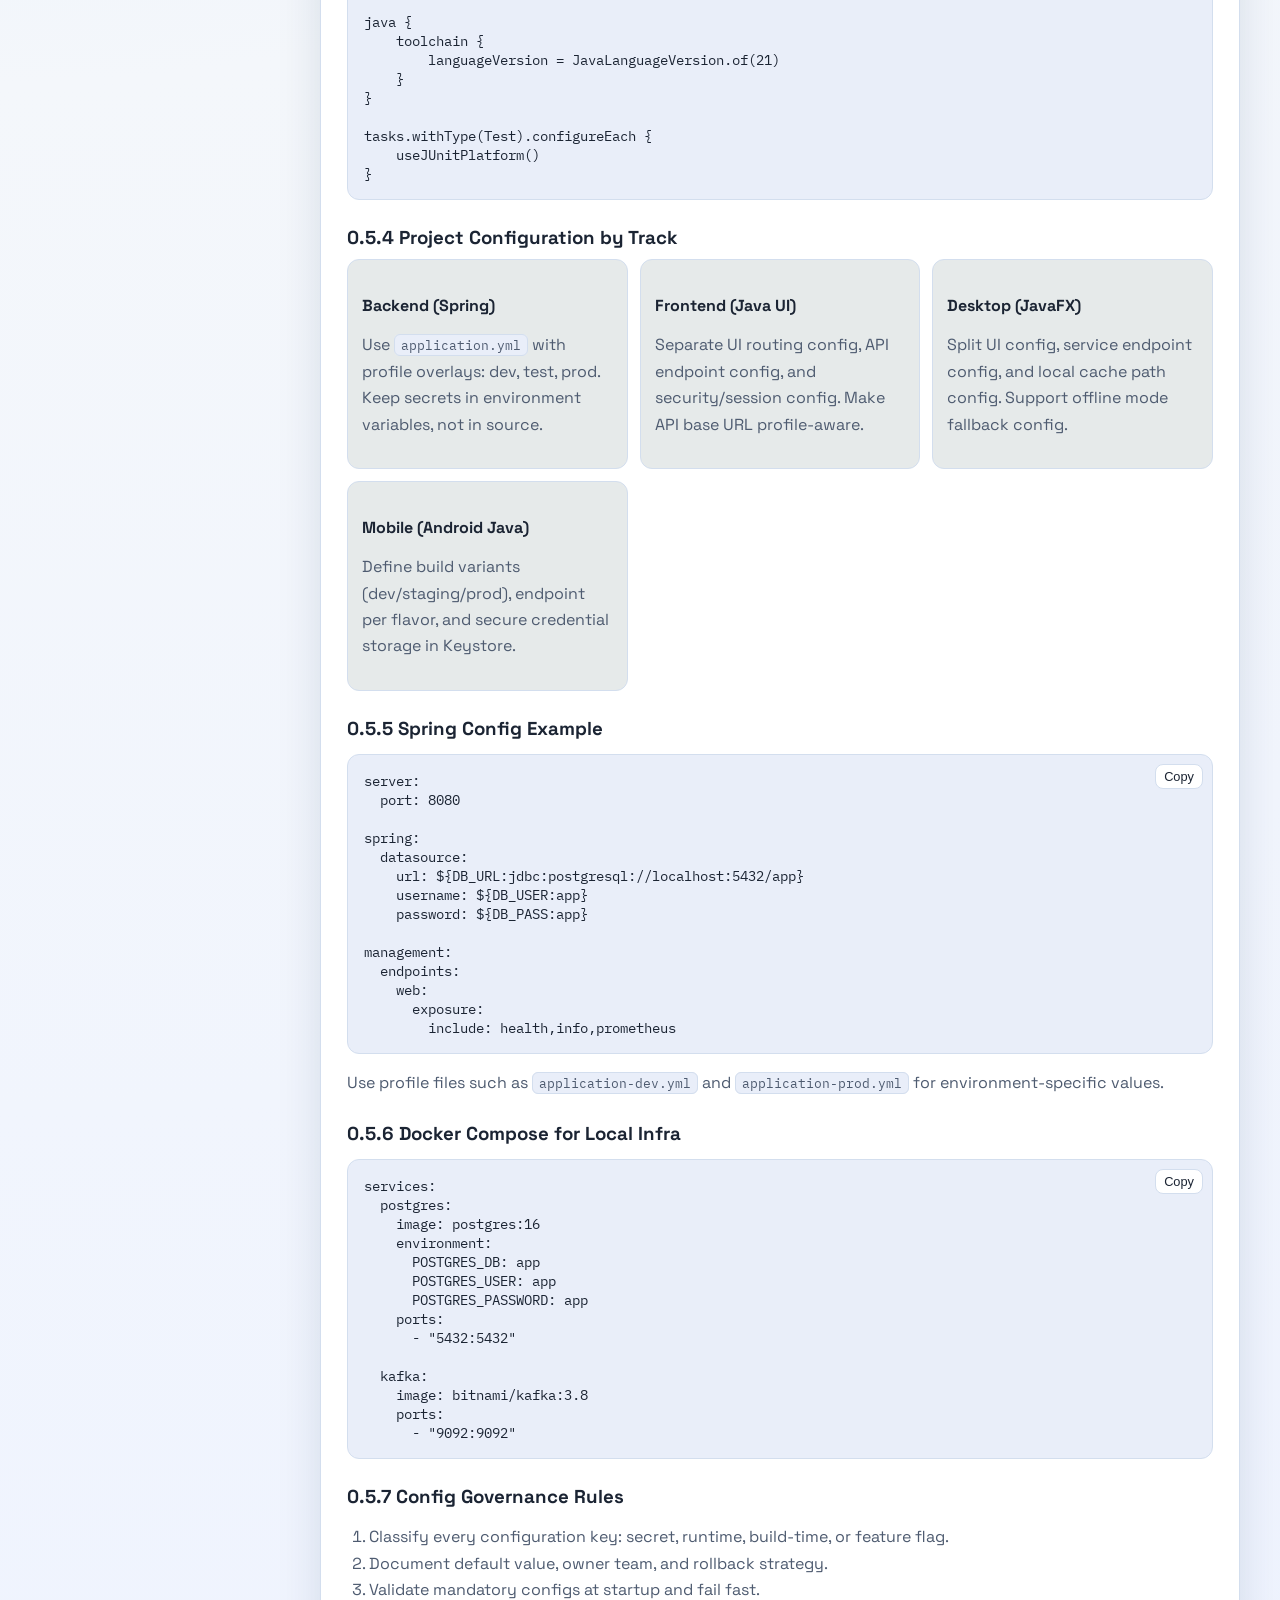
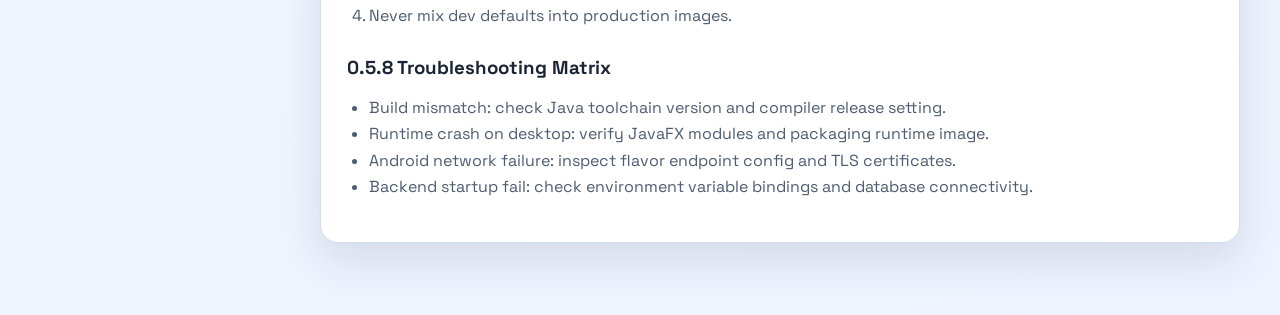
<file: install-config.html>
<!DOCTYPE html>
<html lang="en">
<head>
    <meta charset="UTF-8">
    <meta name="viewport" content="width=device-width, initial-scale=1.0">
    <title>Chapter 0.5 | Install and Configuration Blueprint</title>
    <link rel="stylesheet" href="assets/styles.css">
    <script src="assets/scripts.js" defer></script>
</head>
<body>
    <div class="book-shell">
        <header class="topbar">
            <div class="brand"><div class="brand-badge">SETUP</div><div><h1>Install and Configuration Blueprint</h1><p>From local machine to production-ready Java environments</p></div></div>
            <button id="themeToggle" class="theme-toggle">Switch Theme</button>
        </header>
        <div class="grid">
            <aside class="sidebar"><h2>Book Chapters</h2><ul class="nav-list">
                <li><a href="index.html">0. Start Here</a></li><li><a href="install-config.html">0.5 Install and Config</a></li><li><a href="core-syntax.html">1. Core Syntax and OOP</a></li><li><a href="modern-java.html">2. Modern Java (17-25)</a></li><li><a href="jvm-and-performance.html">3. JVM, Memory, Performance</a></li><li><a href="backend-enterprise.html">4. Backend Engineering</a></li><li><a href="frontend-java.html">5. Frontend with Java</a></li><li><a href="desktop-javafx.html">6. Desktop with JavaFX</a></li><li><a href="mobile-android.html">7. Mobile with Java/Android</a></li><li><a href="architecture-design.html">8. Architecture and Design Theory</a></li><li><a href="testing-devops.html">9. Testing, DevOps, Delivery</a></li><li><a href="tutorials.html">10. Guided Tutorials</a></li><li><a href="handbook.html">11. Code Snippet Handbook</a></li><li><a href="capstone-roadmap.html">12. Capstone and 12-Week Plan</a></li>
            </ul></aside>
            <main class="content">
                <section class="hero">
                    <h2>Bootcamp Setup Standard</h2>
                    <p>This chapter closes the practical gap: exactly what to install, how to configure it, and how to keep environments reproducible across backend, frontend, desktop, and Android tracks.</p>
                    <p class="note">Philosophy: no "it works on my machine". Every setup step must be scripted, versioned, and documented.</p>
                </section>

                <section class="section">
                    <h3>0.5.1 Required Toolchain</h3>
                    <ul>
                        <li>JDK: use Java 21 LTS minimum, test Java 25 where available.</li>
                        <li>Build: Maven 3.9+ or Gradle 8.7+.</li>
                        <li>IDE: IntelliJ IDEA or VS Code with Java extension pack.</li>
                        <li>Runtime support: Docker, Docker Compose, Git, and a modern shell.</li>
                        <li>Android track: Android Studio, Android SDK Platform, emulator image.</li>
                    </ul>
                </section>

                <section class="section">
                    <h3>0.5.2 JDK Install Patterns</h3>
                    <h4>SDKMAN Strategy (Linux/macOS)</h4>
                    <pre><code>curl -s "https://get.sdkman.io" | bash
source "$HOME/.sdkman/bin/sdkman-init.sh"
sdk install java 21.0.6-tem
sdk install java 25.ea.4-open
sdk default java 21.0.6-tem
java -version</code></pre>
                    <h4>Version Manager Rule</h4>
                    <p>Pin exact versions per repository with <span class="inline-code">.sdkmanrc</span> or <span class="inline-code">.tool-versions</span>.</p>
                </section>

                <section class="section">
                    <h3>0.5.3 Maven and Gradle Baselines</h3>
                    <h4>Maven <span class="inline-code">pom.xml</span> skeleton</h4>
                    <pre><code>&lt;properties&gt;
  &lt;maven.compiler.release&gt;21&lt;/maven.compiler.release&gt;
  &lt;project.build.sourceEncoding&gt;UTF-8&lt;/project.build.sourceEncoding&gt;
&lt;/properties&gt;

&lt;build&gt;
  &lt;plugins&gt;
    &lt;plugin&gt;
      &lt;groupId&gt;org.apache.maven.plugins&lt;/groupId&gt;
      &lt;artifactId&gt;maven-compiler-plugin&lt;/artifactId&gt;
      &lt;version&gt;3.13.0&lt;/version&gt;
      &lt;configuration&gt;
        &lt;release&gt;21&lt;/release&gt;
      &lt;/configuration&gt;
    &lt;/plugin&gt;
    &lt;plugin&gt;
      &lt;groupId&gt;org.apache.maven.plugins&lt;/groupId&gt;
      &lt;artifactId&gt;maven-surefire-plugin&lt;/artifactId&gt;
      &lt;version&gt;3.5.2&lt;/version&gt;
    &lt;/plugin&gt;
  &lt;/plugins&gt;
&lt;/build&gt;</code></pre>
                    <h4>Gradle <span class="inline-code">build.gradle</span> baseline</h4>
                    <pre><code>plugins {
    id 'java'
}

java {
    toolchain {
        languageVersion = JavaLanguageVersion.of(21)
    }
}

tasks.withType(Test).configureEach {
    useJUnitPlatform()
}</code></pre>
                </section>

                <section class="section">
                    <h3>0.5.4 Project Configuration by Track</h3>
                    <div class="card-grid">
                        <article class="card">
                            <h4>Backend (Spring)</h4>
                            <p>Use <span class="inline-code">application.yml</span> with profile overlays: dev, test, prod. Keep secrets in environment variables, not in source.</p>
                        </article>
                        <article class="card">
                            <h4>Frontend (Java UI)</h4>
                            <p>Separate UI routing config, API endpoint config, and security/session config. Make API base URL profile-aware.</p>
                        </article>
                        <article class="card">
                            <h4>Desktop (JavaFX)</h4>
                            <p>Split UI config, service endpoint config, and local cache path config. Support offline mode fallback config.</p>
                        </article>
                        <article class="card">
                            <h4>Mobile (Android Java)</h4>
                            <p>Define build variants (dev/staging/prod), endpoint per flavor, and secure credential storage in Keystore.</p>
                        </article>
                    </div>
                </section>

                <section class="section">
                    <h3>0.5.5 Spring Config Example</h3>
                    <pre><code>server:
  port: 8080

spring:
  datasource:
    url: ${DB_URL:jdbc:postgresql://localhost:5432/app}
    username: ${DB_USER:app}
    password: ${DB_PASS:app}

management:
  endpoints:
    web:
      exposure:
        include: health,info,prometheus</code></pre>
                    <p>Use profile files such as <span class="inline-code">application-dev.yml</span> and <span class="inline-code">application-prod.yml</span> for environment-specific values.</p>
                </section>

                <section class="section">
                    <h3>0.5.6 Docker Compose for Local Infra</h3>
                    <pre><code>services:
  postgres:
    image: postgres:16
    environment:
      POSTGRES_DB: app
      POSTGRES_USER: app
      POSTGRES_PASSWORD: app
    ports:
      - "5432:5432"

  kafka:
    image: bitnami/kafka:3.8
    ports:
      - "9092:9092"</code></pre>
                </section>

                <section class="section">
                    <h3>0.5.7 Config Governance Rules</h3>
                    <ol>
                        <li>Classify every configuration key: secret, runtime, build-time, or feature flag.</li>
                        <li>Document default value, owner team, and rollback strategy.</li>
                        <li>Validate mandatory configs at startup and fail fast.</li>
                        <li>Never mix dev defaults into production images.</li>
                    </ol>
                </section>

                <section class="section">
                    <h3>0.5.8 Troubleshooting Matrix</h3>
                    <ul>
                        <li>Build mismatch: check Java toolchain version and compiler release setting.</li>
                        <li>Runtime crash on desktop: verify JavaFX modules and packaging runtime image.</li>
                        <li>Android network failure: inspect flavor endpoint config and TLS certificates.</li>
                        <li>Backend startup fail: check environment variable bindings and database connectivity.</li>
                    </ul>
                </section>
            </main>
        </div>
    </div>
</body>
</html>
</file>
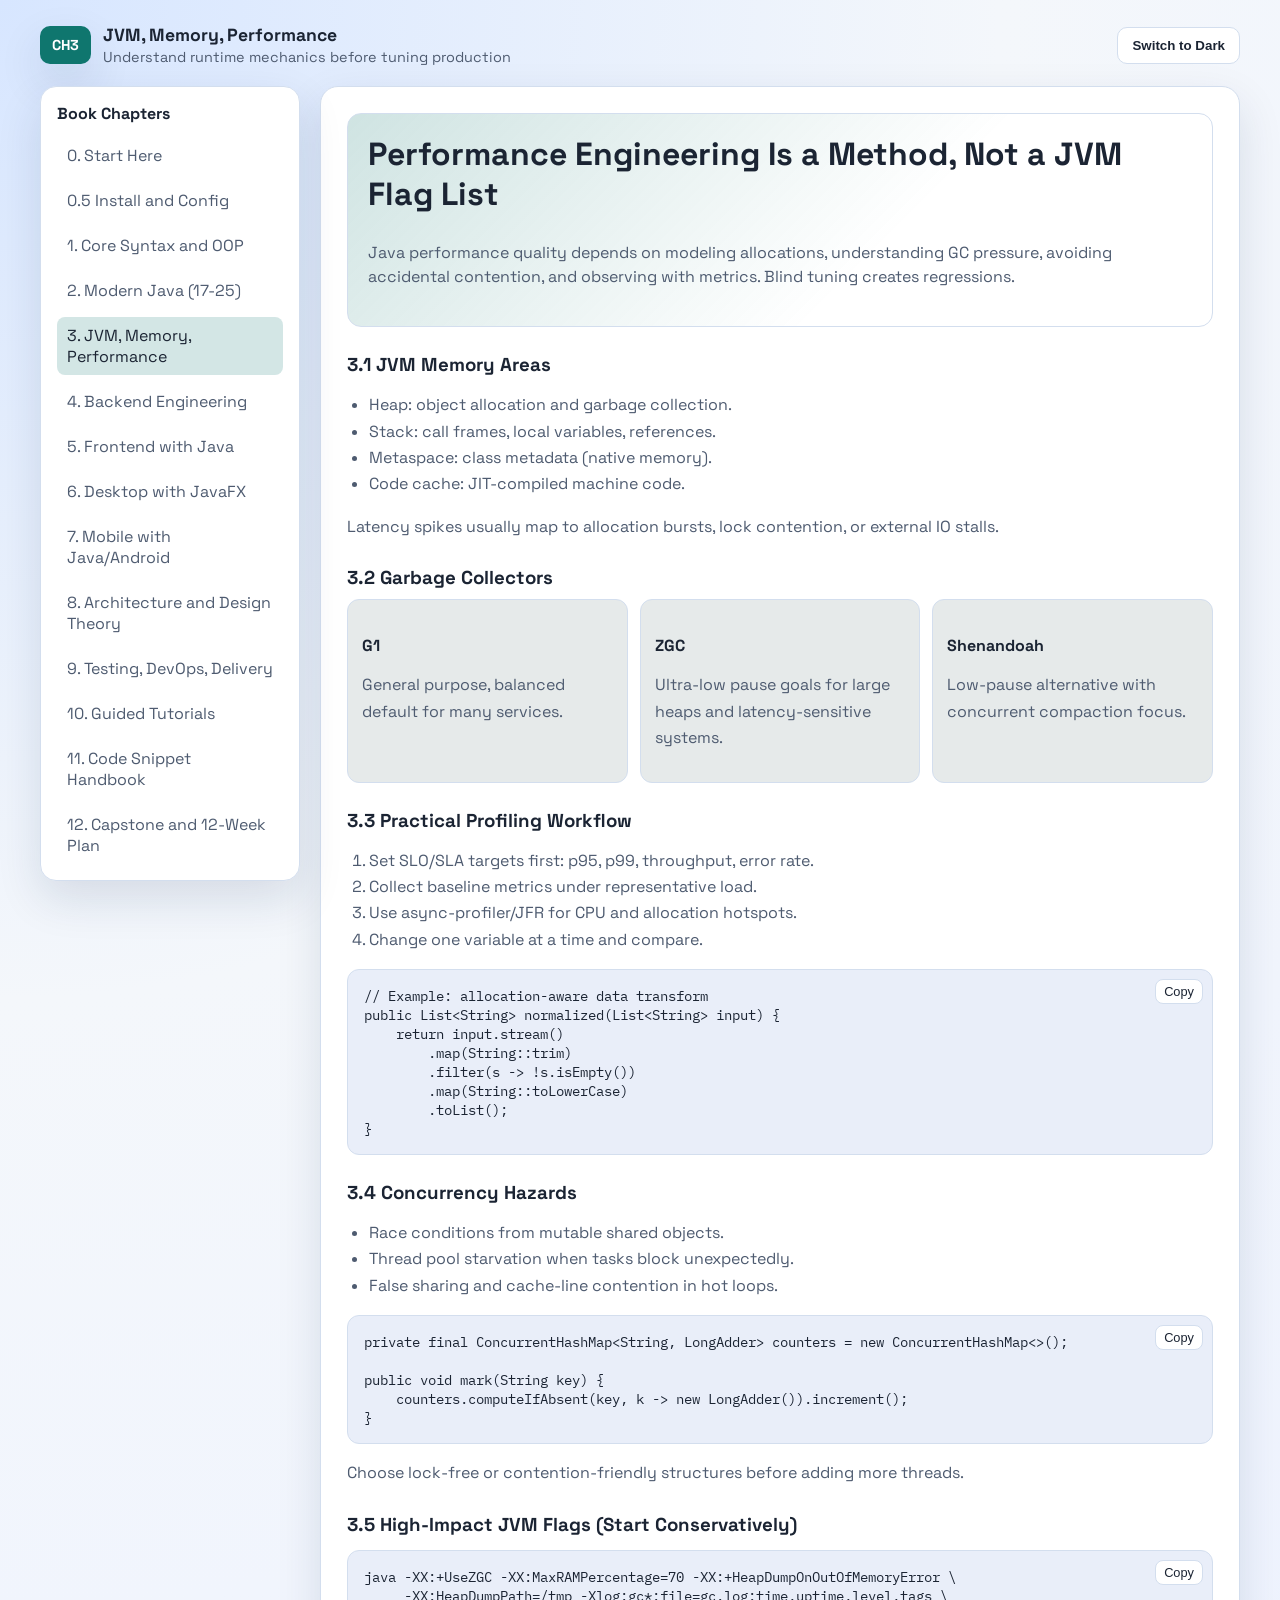
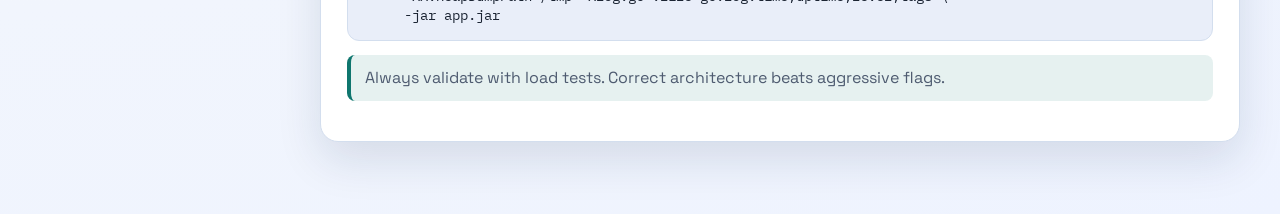
<file: jvm-and-performance.html>
<!DOCTYPE html>
<html lang="en">
<head>
    <meta charset="UTF-8">
    <meta name="viewport" content="width=device-width, initial-scale=1.0">
    <title>Chapter 3 | JVM, Memory, Performance</title>
    <link rel="stylesheet" href="assets/styles.css">
    <script src="assets/scripts.js" defer></script>
</head>
<body>
    <div class="book-shell">
        <header class="topbar">
            <div class="brand"><div class="brand-badge">CH3</div><div><h1>JVM, Memory, Performance</h1><p>Understand runtime mechanics before tuning production</p></div></div>
            <button id="themeToggle" class="theme-toggle">Switch Theme</button>
        </header>
        <div class="grid">
            <aside class="sidebar">
                <h2>Book Chapters</h2>
                <ul class="nav-list">
                    <li><a href="index.html">0. Start Here</a></li><li><a href="install-config.html">0.5 Install and Config</a></li><li><a href="core-syntax.html">1. Core Syntax and OOP</a></li>
                    <li><a href="modern-java.html">2. Modern Java (17-25)</a></li><li><a href="jvm-and-performance.html">3. JVM, Memory, Performance</a></li>
                    <li><a href="backend-enterprise.html">4. Backend Engineering</a></li><li><a href="frontend-java.html">5. Frontend with Java</a></li>
                    <li><a href="desktop-javafx.html">6. Desktop with JavaFX</a></li><li><a href="mobile-android.html">7. Mobile with Java/Android</a></li>
                    <li><a href="architecture-design.html">8. Architecture and Design Theory</a></li><li><a href="testing-devops.html">9. Testing, DevOps, Delivery</a></li>
                    <li><a href="tutorials.html">10. Guided Tutorials</a></li><li><a href="handbook.html">11. Code Snippet Handbook</a></li>
                    <li><a href="capstone-roadmap.html">12. Capstone and 12-Week Plan</a></li>
                </ul>
            </aside>
            <main class="content">
                <section class="hero">
                    <h2>Performance Engineering Is a Method, Not a JVM Flag List</h2>
                    <p>Java performance quality depends on modeling allocations, understanding GC pressure, avoiding accidental contention, and observing with metrics. Blind tuning creates regressions.</p>
                </section>

                <section class="section">
                    <h3>3.1 JVM Memory Areas</h3>
                    <ul>
                        <li>Heap: object allocation and garbage collection.</li>
                        <li>Stack: call frames, local variables, references.</li>
                        <li>Metaspace: class metadata (native memory).</li>
                        <li>Code cache: JIT-compiled machine code.</li>
                    </ul>
                    <p>Latency spikes usually map to allocation bursts, lock contention, or external IO stalls.</p>
                </section>

                <section class="section">
                    <h3>3.2 Garbage Collectors</h3>
                    <div class="card-grid">
                        <article class="card"><h4>G1</h4><p>General purpose, balanced default for many services.</p></article>
                        <article class="card"><h4>ZGC</h4><p>Ultra-low pause goals for large heaps and latency-sensitive systems.</p></article>
                        <article class="card"><h4>Shenandoah</h4><p>Low-pause alternative with concurrent compaction focus.</p></article>
                    </div>
                </section>

                <section class="section">
                    <h3>3.3 Practical Profiling Workflow</h3>
                    <ol>
                        <li>Set SLO/SLA targets first: p95, p99, throughput, error rate.</li>
                        <li>Collect baseline metrics under representative load.</li>
                        <li>Use async-profiler/JFR for CPU and allocation hotspots.</li>
                        <li>Change one variable at a time and compare.</li>
                    </ol>
                    <pre><code>// Example: allocation-aware data transform
public List&lt;String&gt; normalized(List&lt;String&gt; input) {
    return input.stream()
        .map(String::trim)
        .filter(s -> !s.isEmpty())
        .map(String::toLowerCase)
        .toList();
}</code></pre>
                </section>

                <section class="section">
                    <h3>3.4 Concurrency Hazards</h3>
                    <ul>
                        <li>Race conditions from mutable shared objects.</li>
                        <li>Thread pool starvation when tasks block unexpectedly.</li>
                        <li>False sharing and cache-line contention in hot loops.</li>
                    </ul>
                    <pre><code>private final ConcurrentHashMap&lt;String, LongAdder&gt; counters = new ConcurrentHashMap&lt;&gt;();

public void mark(String key) {
    counters.computeIfAbsent(key, k -> new LongAdder()).increment();
}</code></pre>
                    <p>Choose lock-free or contention-friendly structures before adding more threads.</p>
                </section>

                <section class="section">
                    <h3>3.5 High-Impact JVM Flags (Start Conservatively)</h3>
                    <pre><code>java -XX:+UseZGC -XX:MaxRAMPercentage=70 -XX:+HeapDumpOnOutOfMemoryError \
     -XX:HeapDumpPath=/tmp -Xlog:gc*:file=gc.log:time,uptime,level,tags \
     -jar app.jar</code></pre>
                    <p class="note">Always validate with load tests. Correct architecture beats aggressive flags.</p>
                </section>
            </main>
        </div>
    </div>
</body>
</html>
</file>
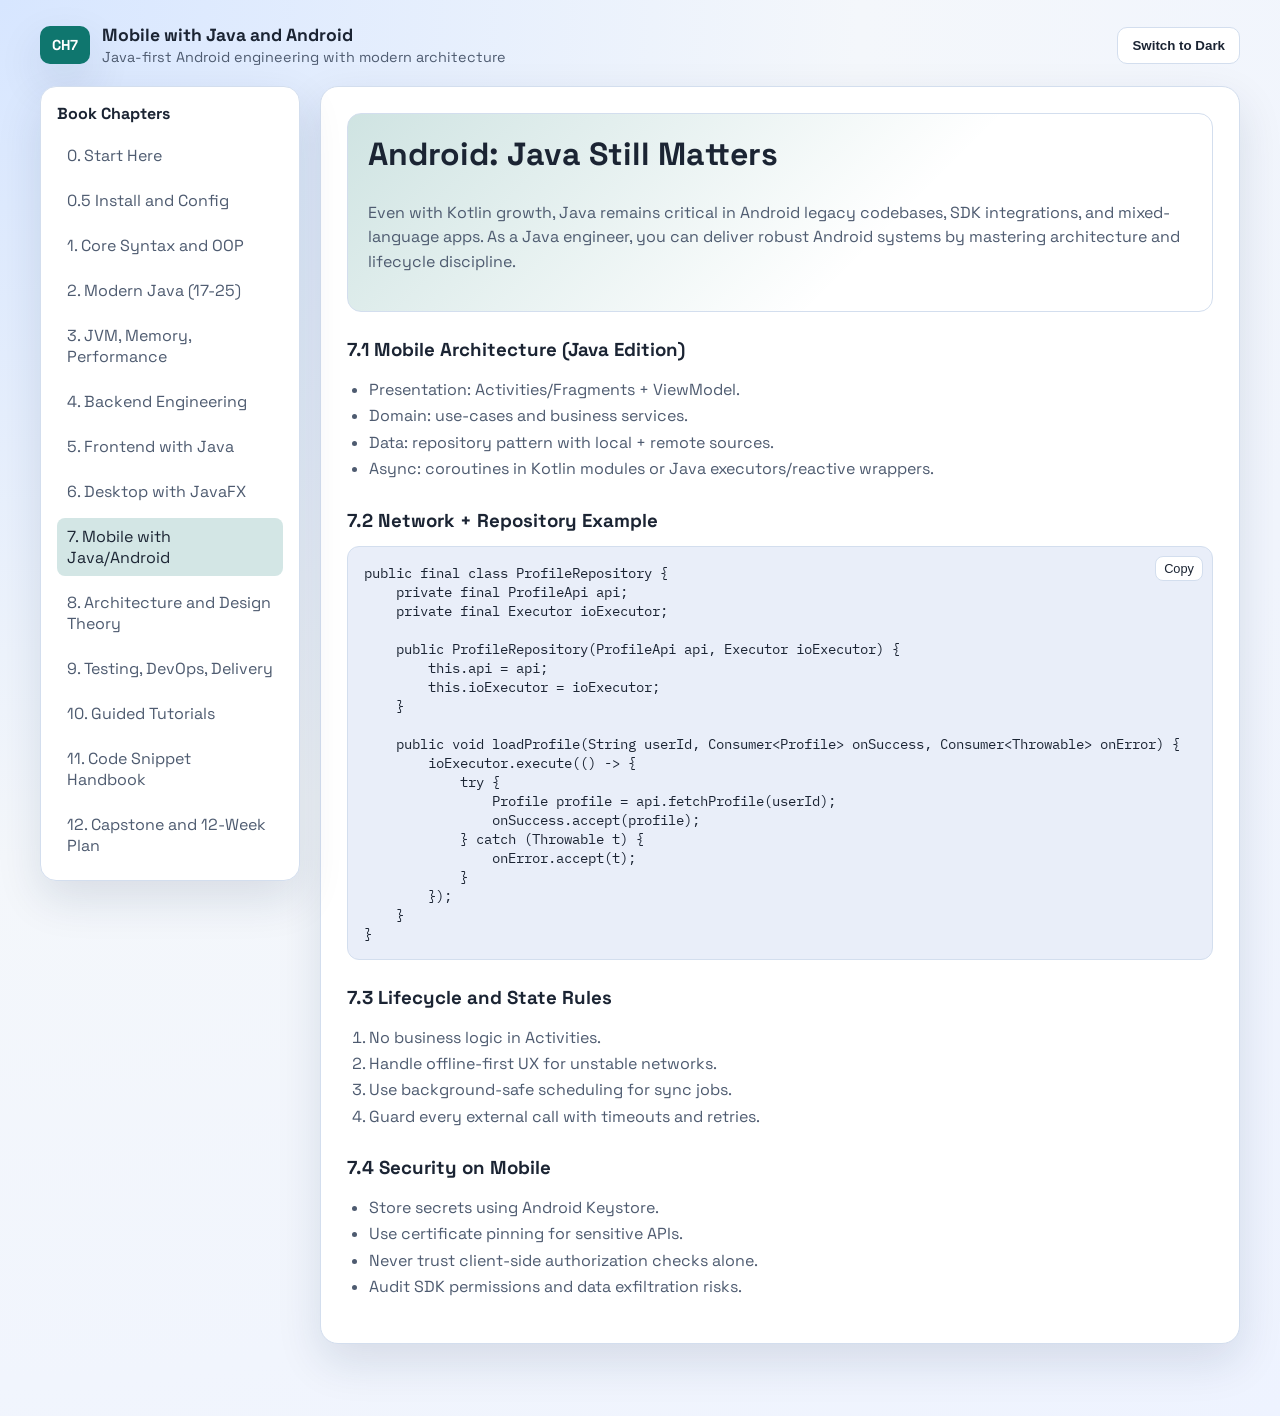
<file: mobile-android.html>
<!DOCTYPE html>
<html lang="en">
<head>
    <meta charset="UTF-8">
    <meta name="viewport" content="width=device-width, initial-scale=1.0">
    <title>Chapter 7 | Mobile with Java and Android</title>
    <link rel="stylesheet" href="assets/styles.css">
    <script src="assets/scripts.js" defer></script>
</head>
<body>
    <div class="book-shell">
        <header class="topbar">
            <div class="brand"><div class="brand-badge">CH7</div><div><h1>Mobile with Java and Android</h1><p>Java-first Android engineering with modern architecture</p></div></div>
            <button id="themeToggle" class="theme-toggle">Switch Theme</button>
        </header>
        <div class="grid">
            <aside class="sidebar"><h2>Book Chapters</h2><ul class="nav-list">
                <li><a href="index.html">0. Start Here</a></li><li><a href="install-config.html">0.5 Install and Config</a></li><li><a href="core-syntax.html">1. Core Syntax and OOP</a></li><li><a href="modern-java.html">2. Modern Java (17-25)</a></li><li><a href="jvm-and-performance.html">3. JVM, Memory, Performance</a></li><li><a href="backend-enterprise.html">4. Backend Engineering</a></li><li><a href="frontend-java.html">5. Frontend with Java</a></li><li><a href="desktop-javafx.html">6. Desktop with JavaFX</a></li><li><a href="mobile-android.html">7. Mobile with Java/Android</a></li><li><a href="architecture-design.html">8. Architecture and Design Theory</a></li><li><a href="testing-devops.html">9. Testing, DevOps, Delivery</a></li><li><a href="tutorials.html">10. Guided Tutorials</a></li><li><a href="handbook.html">11. Code Snippet Handbook</a></li><li><a href="capstone-roadmap.html">12. Capstone and 12-Week Plan</a></li>
            </ul></aside>
            <main class="content">
                <section class="hero">
                    <h2>Android: Java Still Matters</h2>
                    <p>Even with Kotlin growth, Java remains critical in Android legacy codebases, SDK integrations, and mixed-language apps. As a Java engineer, you can deliver robust Android systems by mastering architecture and lifecycle discipline.</p>
                </section>

                <section class="section">
                    <h3>7.1 Mobile Architecture (Java Edition)</h3>
                    <ul>
                        <li>Presentation: Activities/Fragments + ViewModel.</li>
                        <li>Domain: use-cases and business services.</li>
                        <li>Data: repository pattern with local + remote sources.</li>
                        <li>Async: coroutines in Kotlin modules or Java executors/reactive wrappers.</li>
                    </ul>
                </section>

                <section class="section">
                    <h3>7.2 Network + Repository Example</h3>
                    <pre><code>public final class ProfileRepository {
    private final ProfileApi api;
    private final Executor ioExecutor;

    public ProfileRepository(ProfileApi api, Executor ioExecutor) {
        this.api = api;
        this.ioExecutor = ioExecutor;
    }

    public void loadProfile(String userId, Consumer&lt;Profile&gt; onSuccess, Consumer&lt;Throwable&gt; onError) {
        ioExecutor.execute(() -> {
            try {
                Profile profile = api.fetchProfile(userId);
                onSuccess.accept(profile);
            } catch (Throwable t) {
                onError.accept(t);
            }
        });
    }
}</code></pre>
                </section>

                <section class="section">
                    <h3>7.3 Lifecycle and State Rules</h3>
                    <ol>
                        <li>No business logic in Activities.</li>
                        <li>Handle offline-first UX for unstable networks.</li>
                        <li>Use background-safe scheduling for sync jobs.</li>
                        <li>Guard every external call with timeouts and retries.</li>
                    </ol>
                </section>

                <section class="section">
                    <h3>7.4 Security on Mobile</h3>
                    <ul>
                        <li>Store secrets using Android Keystore.</li>
                        <li>Use certificate pinning for sensitive APIs.</li>
                        <li>Never trust client-side authorization checks alone.</li>
                        <li>Audit SDK permissions and data exfiltration risks.</li>
                    </ul>
                </section>
            </main>
        </div>
    </div>
</body>
</html>
</file>
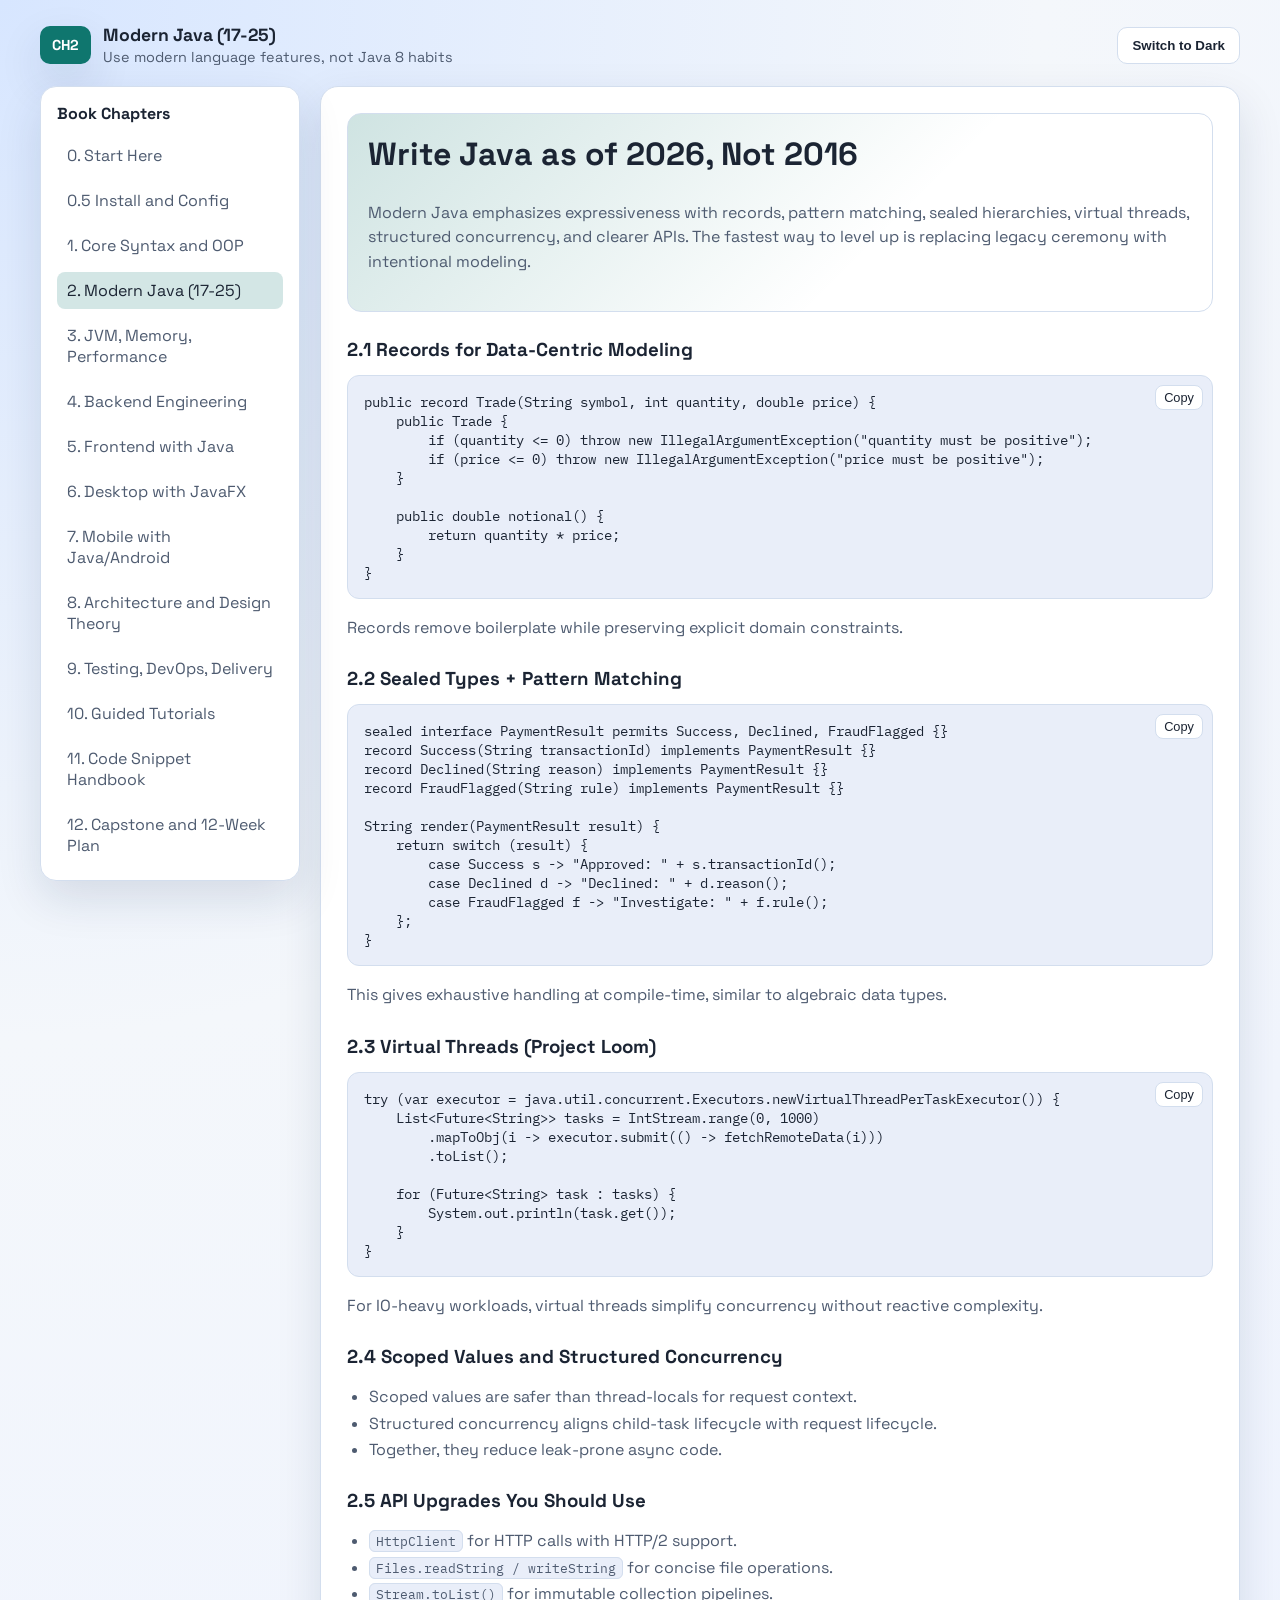
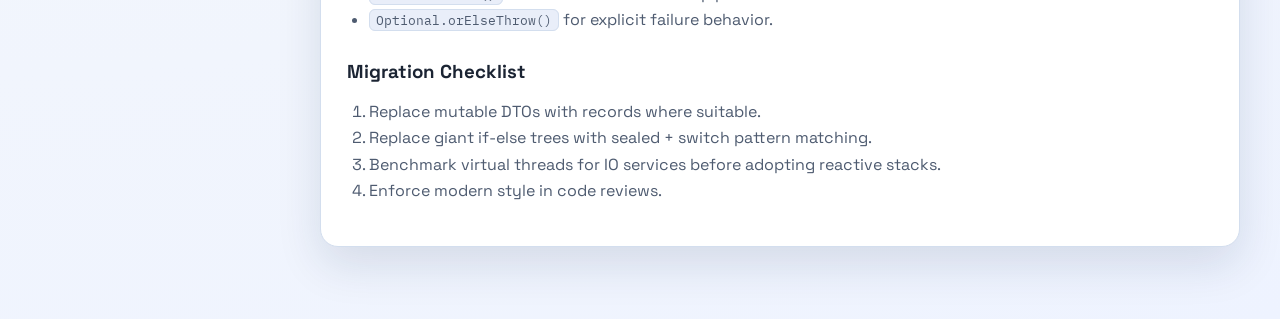
<file: modern-java.html>
<!DOCTYPE html>
<html lang="en">
<head>
    <meta charset="UTF-8">
    <meta name="viewport" content="width=device-width, initial-scale=1.0">
    <title>Chapter 2 | Modern Java (17-25)</title>
    <link rel="stylesheet" href="assets/styles.css">
    <script src="assets/scripts.js" defer></script>
</head>
<body>
    <div class="book-shell">
        <header class="topbar">
            <div class="brand"><div class="brand-badge">CH2</div><div><h1>Modern Java (17-25)</h1><p>Use modern language features, not Java 8 habits</p></div></div>
            <button id="themeToggle" class="theme-toggle">Switch Theme</button>
        </header>
        <div class="grid">
            <aside class="sidebar">
                <h2>Book Chapters</h2>
                <ul class="nav-list">
                    <li><a href="index.html">0. Start Here</a></li><li><a href="install-config.html">0.5 Install and Config</a></li><li><a href="core-syntax.html">1. Core Syntax and OOP</a></li>
                    <li><a href="modern-java.html">2. Modern Java (17-25)</a></li><li><a href="jvm-and-performance.html">3. JVM, Memory, Performance</a></li>
                    <li><a href="backend-enterprise.html">4. Backend Engineering</a></li><li><a href="frontend-java.html">5. Frontend with Java</a></li>
                    <li><a href="desktop-javafx.html">6. Desktop with JavaFX</a></li><li><a href="mobile-android.html">7. Mobile with Java/Android</a></li>
                    <li><a href="architecture-design.html">8. Architecture and Design Theory</a></li><li><a href="testing-devops.html">9. Testing, DevOps, Delivery</a></li>
                    <li><a href="tutorials.html">10. Guided Tutorials</a></li><li><a href="handbook.html">11. Code Snippet Handbook</a></li>
                    <li><a href="capstone-roadmap.html">12. Capstone and 12-Week Plan</a></li>
                </ul>
            </aside>
            <main class="content">
                <section class="hero">
                    <h2>Write Java as of 2026, Not 2016</h2>
                    <p>Modern Java emphasizes expressiveness with records, pattern matching, sealed hierarchies, virtual threads, structured concurrency, and clearer APIs. The fastest way to level up is replacing legacy ceremony with intentional modeling.</p>
                </section>

                <section class="section">
                    <h3>2.1 Records for Data-Centric Modeling</h3>
                    <pre><code>public record Trade(String symbol, int quantity, double price) {
    public Trade {
        if (quantity &lt;= 0) throw new IllegalArgumentException("quantity must be positive");
        if (price &lt;= 0) throw new IllegalArgumentException("price must be positive");
    }

    public double notional() {
        return quantity * price;
    }
}</code></pre>
                    <p>Records remove boilerplate while preserving explicit domain constraints.</p>
                </section>

                <section class="section">
                    <h3>2.2 Sealed Types + Pattern Matching</h3>
                    <pre><code>sealed interface PaymentResult permits Success, Declined, FraudFlagged {}
record Success(String transactionId) implements PaymentResult {}
record Declined(String reason) implements PaymentResult {}
record FraudFlagged(String rule) implements PaymentResult {}

String render(PaymentResult result) {
    return switch (result) {
        case Success s -> "Approved: " + s.transactionId();
        case Declined d -> "Declined: " + d.reason();
        case FraudFlagged f -> "Investigate: " + f.rule();
    };
}</code></pre>
                    <p>This gives exhaustive handling at compile-time, similar to algebraic data types.</p>
                </section>

                <section class="section">
                    <h3>2.3 Virtual Threads (Project Loom)</h3>
                    <pre><code>try (var executor = java.util.concurrent.Executors.newVirtualThreadPerTaskExecutor()) {
    List&lt;Future&lt;String&gt;&gt; tasks = IntStream.range(0, 1000)
        .mapToObj(i -> executor.submit(() -> fetchRemoteData(i)))
        .toList();

    for (Future&lt;String&gt; task : tasks) {
        System.out.println(task.get());
    }
}</code></pre>
                    <p>For IO-heavy workloads, virtual threads simplify concurrency without reactive complexity.</p>
                </section>

                <section class="section">
                    <h3>2.4 Scoped Values and Structured Concurrency</h3>
                    <ul>
                        <li>Scoped values are safer than thread-locals for request context.</li>
                        <li>Structured concurrency aligns child-task lifecycle with request lifecycle.</li>
                        <li>Together, they reduce leak-prone async code.</li>
                    </ul>
                </section>

                <section class="section">
                    <h3>2.5 API Upgrades You Should Use</h3>
                    <ul>
                        <li><span class="inline-code">HttpClient</span> for HTTP calls with HTTP/2 support.</li>
                        <li><span class="inline-code">Files.readString / writeString</span> for concise file operations.</li>
                        <li><span class="inline-code">Stream.toList()</span> for immutable collection pipelines.</li>
                        <li><span class="inline-code">Optional.orElseThrow()</span> for explicit failure behavior.</li>
                    </ul>
                </section>

                <section class="section">
                    <h3>Migration Checklist</h3>
                    <ol>
                        <li>Replace mutable DTOs with records where suitable.</li>
                        <li>Replace giant if-else trees with sealed + switch pattern matching.</li>
                        <li>Benchmark virtual threads for IO services before adopting reactive stacks.</li>
                        <li>Enforce modern style in code reviews.</li>
                    </ol>
                </section>
            </main>
        </div>
    </div>
</body>
</html>
</file>
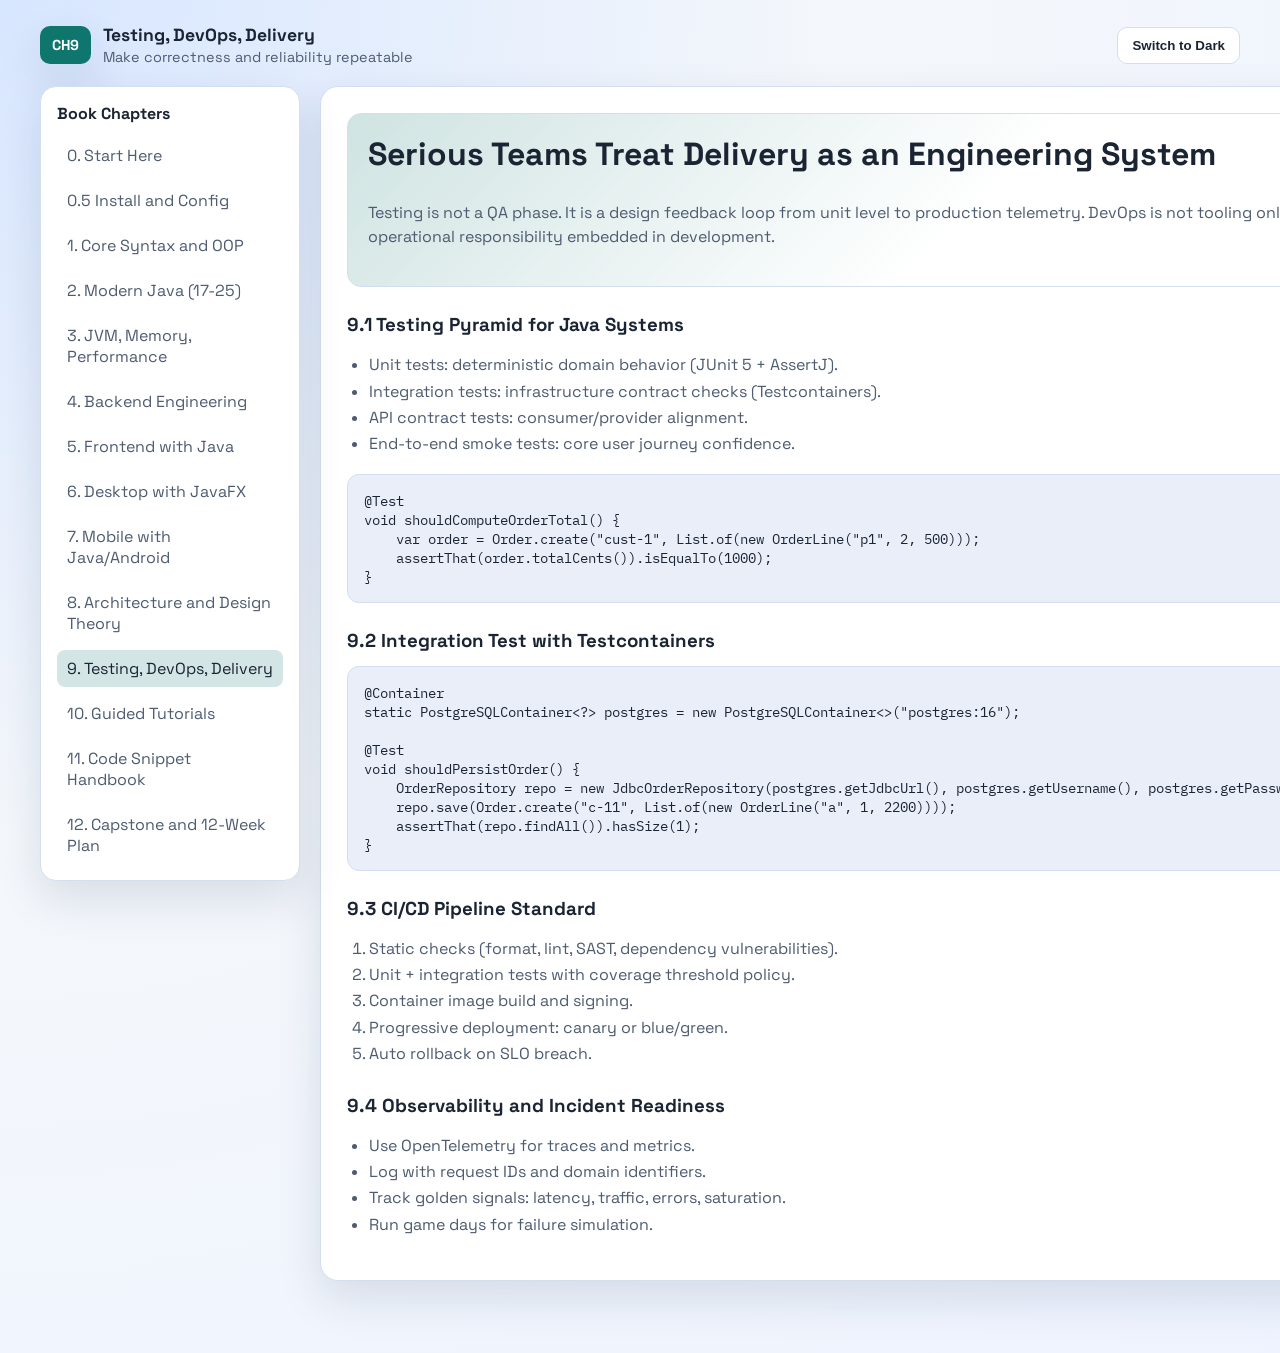
<file: testing-devops.html>
<!DOCTYPE html>
<html lang="en">
<head>
    <meta charset="UTF-8">
    <meta name="viewport" content="width=device-width, initial-scale=1.0">
    <title>Chapter 9 | Testing, DevOps, Delivery</title>
    <link rel="stylesheet" href="assets/styles.css">
    <script src="assets/scripts.js" defer></script>
</head>
<body>
    <div class="book-shell">
        <header class="topbar">
            <div class="brand"><div class="brand-badge">CH9</div><div><h1>Testing, DevOps, Delivery</h1><p>Make correctness and reliability repeatable</p></div></div>
            <button id="themeToggle" class="theme-toggle">Switch Theme</button>
        </header>
        <div class="grid">
            <aside class="sidebar"><h2>Book Chapters</h2><ul class="nav-list">
                <li><a href="index.html">0. Start Here</a></li><li><a href="install-config.html">0.5 Install and Config</a></li><li><a href="core-syntax.html">1. Core Syntax and OOP</a></li><li><a href="modern-java.html">2. Modern Java (17-25)</a></li><li><a href="jvm-and-performance.html">3. JVM, Memory, Performance</a></li><li><a href="backend-enterprise.html">4. Backend Engineering</a></li><li><a href="frontend-java.html">5. Frontend with Java</a></li><li><a href="desktop-javafx.html">6. Desktop with JavaFX</a></li><li><a href="mobile-android.html">7. Mobile with Java/Android</a></li><li><a href="architecture-design.html">8. Architecture and Design Theory</a></li><li><a href="testing-devops.html">9. Testing, DevOps, Delivery</a></li><li><a href="tutorials.html">10. Guided Tutorials</a></li><li><a href="handbook.html">11. Code Snippet Handbook</a></li><li><a href="capstone-roadmap.html">12. Capstone and 12-Week Plan</a></li>
            </ul></aside>
            <main class="content">
                <section class="hero">
                    <h2>Serious Teams Treat Delivery as an Engineering System</h2>
                    <p>Testing is not a QA phase. It is a design feedback loop from unit level to production telemetry. DevOps is not tooling only. It is operational responsibility embedded in development.</p>
                </section>

                <section class="section">
                    <h3>9.1 Testing Pyramid for Java Systems</h3>
                    <ul>
                        <li>Unit tests: deterministic domain behavior (JUnit 5 + AssertJ).</li>
                        <li>Integration tests: infrastructure contract checks (Testcontainers).</li>
                        <li>API contract tests: consumer/provider alignment.</li>
                        <li>End-to-end smoke tests: core user journey confidence.</li>
                    </ul>
                    <pre><code>@Test
void shouldComputeOrderTotal() {
    var order = Order.create("cust-1", List.of(new OrderLine("p1", 2, 500)));
    assertThat(order.totalCents()).isEqualTo(1000);
}</code></pre>
                </section>

                <section class="section">
                    <h3>9.2 Integration Test with Testcontainers</h3>
                    <pre><code>@Container
static PostgreSQLContainer&lt;?&gt; postgres = new PostgreSQLContainer&lt;&gt;("postgres:16");

@Test
void shouldPersistOrder() {
    OrderRepository repo = new JdbcOrderRepository(postgres.getJdbcUrl(), postgres.getUsername(), postgres.getPassword());
    repo.save(Order.create("c-11", List.of(new OrderLine("a", 1, 2200))));
    assertThat(repo.findAll()).hasSize(1);
}</code></pre>
                </section>

                <section class="section">
                    <h3>9.3 CI/CD Pipeline Standard</h3>
                    <ol>
                        <li>Static checks (format, lint, SAST, dependency vulnerabilities).</li>
                        <li>Unit + integration tests with coverage threshold policy.</li>
                        <li>Container image build and signing.</li>
                        <li>Progressive deployment: canary or blue/green.</li>
                        <li>Auto rollback on SLO breach.</li>
                    </ol>
                </section>

                <section class="section">
                    <h3>9.4 Observability and Incident Readiness</h3>
                    <ul>
                        <li>Use OpenTelemetry for traces and metrics.</li>
                        <li>Log with request IDs and domain identifiers.</li>
                        <li>Track golden signals: latency, traffic, errors, saturation.</li>
                        <li>Run game days for failure simulation.</li>
                    </ul>
                </section>
            </main>
        </div>
    </div>
</body>
</html>
</file>
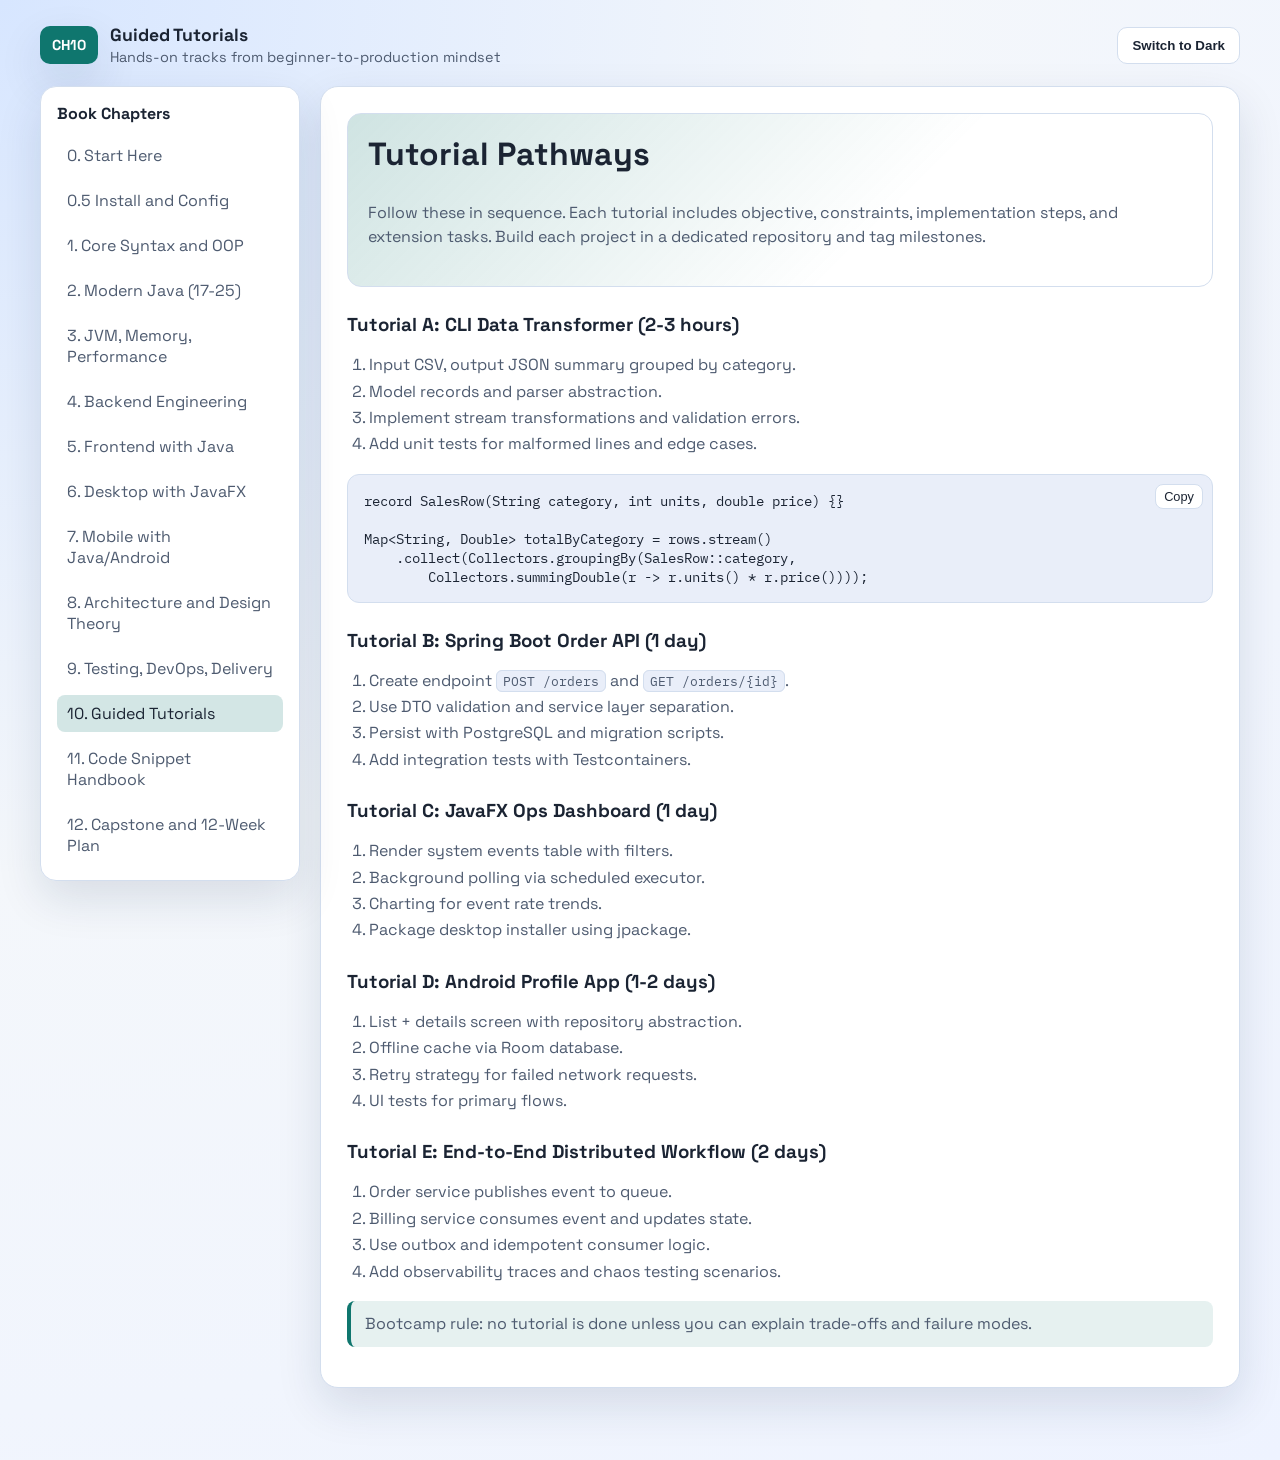
<file: tutorials.html>
<!DOCTYPE html>
<html lang="en">
<head>
    <meta charset="UTF-8">
    <meta name="viewport" content="width=device-width, initial-scale=1.0">
    <title>Chapter 10 | Guided Tutorials</title>
    <link rel="stylesheet" href="assets/styles.css">
    <script src="assets/scripts.js" defer></script>
</head>
<body>
    <div class="book-shell">
        <header class="topbar">
            <div class="brand"><div class="brand-badge">CH10</div><div><h1>Guided Tutorials</h1><p>Hands-on tracks from beginner-to-production mindset</p></div></div>
            <button id="themeToggle" class="theme-toggle">Switch Theme</button>
        </header>
        <div class="grid">
            <aside class="sidebar"><h2>Book Chapters</h2><ul class="nav-list">
                <li><a href="index.html">0. Start Here</a></li><li><a href="install-config.html">0.5 Install and Config</a></li><li><a href="core-syntax.html">1. Core Syntax and OOP</a></li><li><a href="modern-java.html">2. Modern Java (17-25)</a></li><li><a href="jvm-and-performance.html">3. JVM, Memory, Performance</a></li><li><a href="backend-enterprise.html">4. Backend Engineering</a></li><li><a href="frontend-java.html">5. Frontend with Java</a></li><li><a href="desktop-javafx.html">6. Desktop with JavaFX</a></li><li><a href="mobile-android.html">7. Mobile with Java/Android</a></li><li><a href="architecture-design.html">8. Architecture and Design Theory</a></li><li><a href="testing-devops.html">9. Testing, DevOps, Delivery</a></li><li><a href="tutorials.html">10. Guided Tutorials</a></li><li><a href="handbook.html">11. Code Snippet Handbook</a></li><li><a href="capstone-roadmap.html">12. Capstone and 12-Week Plan</a></li>
            </ul></aside>
            <main class="content">
                <section class="hero">
                    <h2>Tutorial Pathways</h2>
                    <p>Follow these in sequence. Each tutorial includes objective, constraints, implementation steps, and extension tasks. Build each project in a dedicated repository and tag milestones.</p>
                </section>

                <section class="section">
                    <h3>Tutorial A: CLI Data Transformer (2-3 hours)</h3>
                    <ol>
                        <li>Input CSV, output JSON summary grouped by category.</li>
                        <li>Model records and parser abstraction.</li>
                        <li>Implement stream transformations and validation errors.</li>
                        <li>Add unit tests for malformed lines and edge cases.</li>
                    </ol>
                    <pre><code>record SalesRow(String category, int units, double price) {}

Map&lt;String, Double&gt; totalByCategory = rows.stream()
    .collect(Collectors.groupingBy(SalesRow::category,
        Collectors.summingDouble(r -> r.units() * r.price())));</code></pre>
                </section>

                <section class="section">
                    <h3>Tutorial B: Spring Boot Order API (1 day)</h3>
                    <ol>
                        <li>Create endpoint <span class="inline-code">POST /orders</span> and <span class="inline-code">GET /orders/{id}</span>.</li>
                        <li>Use DTO validation and service layer separation.</li>
                        <li>Persist with PostgreSQL and migration scripts.</li>
                        <li>Add integration tests with Testcontainers.</li>
                    </ol>
                </section>

                <section class="section">
                    <h3>Tutorial C: JavaFX Ops Dashboard (1 day)</h3>
                    <ol>
                        <li>Render system events table with filters.</li>
                        <li>Background polling via scheduled executor.</li>
                        <li>Charting for event rate trends.</li>
                        <li>Package desktop installer using jpackage.</li>
                    </ol>
                </section>

                <section class="section">
                    <h3>Tutorial D: Android Profile App (1-2 days)</h3>
                    <ol>
                        <li>List + details screen with repository abstraction.</li>
                        <li>Offline cache via Room database.</li>
                        <li>Retry strategy for failed network requests.</li>
                        <li>UI tests for primary flows.</li>
                    </ol>
                </section>

                <section class="section">
                    <h3>Tutorial E: End-to-End Distributed Workflow (2 days)</h3>
                    <ol>
                        <li>Order service publishes event to queue.</li>
                        <li>Billing service consumes event and updates state.</li>
                        <li>Use outbox and idempotent consumer logic.</li>
                        <li>Add observability traces and chaos testing scenarios.</li>
                    </ol>
                    <p class="note">Bootcamp rule: no tutorial is done unless you can explain trade-offs and failure modes.</p>
                </section>
            </main>
        </div>
    </div>
</body>
</html>
</file>
<file: assets/styles.css>
@import url('https://fonts.googleapis.com/css2?family=Space+Grotesk:wght@400;500;700&family=IBM+Plex+Mono:wght@400;500&display=swap');

:root {
    --bg: #f4f7fb;
    --bg-elev: #ffffff;
    --bg-accent: radial-gradient(circle at top left, #d7e6ff 0%, #f4f7fb 45%, #eef3ff 100%);
    --text: #1b2433;
    --text-muted: #4e5b70;
    --primary: #0f766e;
    --primary-strong: #0b5f59;
    --border: #d3deee;
    --code-bg: #e9eef9;
    --shadow: 0 18px 45px rgba(19, 40, 72, 0.12);
    --ok: #0d9488;
    --warn: #c2410c;
}

[data-theme="dark"] {
    --bg: #0a1222;
    --bg-elev: #111c32;
    --bg-accent: radial-gradient(circle at top left, #1c315d 0%, #0a1222 55%, #101f38 100%);
    --text: #e8f1ff;
    --text-muted: #a8b6ce;
    --primary: #5eead4;
    --primary-strong: #2dd4bf;
    --border: #2e3f5e;
    --code-bg: #08101f;
    --shadow: 0 20px 45px rgba(0, 0, 0, 0.45);
    --ok: #34d399;
    --warn: #fb923c;
}

* {
    box-sizing: border-box;
}

html,
body {
    margin: 0;
    padding: 0;
    font-family: 'Space Grotesk', sans-serif;
    color: var(--text);
    background: var(--bg-accent);
    min-height: 100%;
}

a {
    color: inherit;
}

.book-shell {
    width: min(1200px, 94vw);
    margin: 0 auto;
    padding: 24px 0 72px;
}

.topbar {
    display: flex;
    justify-content: space-between;
    align-items: center;
    gap: 12px;
    margin-bottom: 20px;
}

.brand {
    display: flex;
    gap: 12px;
    align-items: center;
}

.brand-badge {
    background: var(--primary);
    color: #ffffff;
    border-radius: 10px;
    font-weight: 700;
    padding: 10px 12px;
    font-size: 0.9rem;
    box-shadow: var(--shadow);
}

.brand h1 {
    margin: 0;
    font-size: 1.1rem;
}

.brand p {
    margin: 2px 0 0;
    color: var(--text-muted);
    font-size: 0.9rem;
}

.theme-toggle {
    border: 1px solid var(--border);
    background: var(--bg-elev);
    color: var(--text);
    border-radius: 10px;
    padding: 10px 14px;
    cursor: pointer;
    font-weight: 600;
}

.grid {
    display: grid;
    grid-template-columns: 260px 1fr;
    gap: 20px;
}

.sidebar {
    background: var(--bg-elev);
    border: 1px solid var(--border);
    border-radius: 16px;
    padding: 16px;
    box-shadow: var(--shadow);
    position: sticky;
    top: 20px;
    align-self: start;
}

.sidebar h2 {
    margin-top: 0;
    font-size: 1rem;
}

.nav-list {
    list-style: none;
    margin: 0;
    padding: 0;
    display: flex;
    flex-direction: column;
    gap: 8px;
}

.nav-list a {
    text-decoration: none;
    color: var(--text-muted);
    padding: 8px 10px;
    border-radius: 8px;
    display: block;
    transition: 0.2s ease;
}

.nav-list a:hover,
.nav-list a.active {
    background: color-mix(in hsl, var(--primary) 18%, transparent);
    color: var(--text);
}

.content {
    background: var(--bg-elev);
    border: 1px solid var(--border);
    border-radius: 18px;
    padding: 26px;
    box-shadow: var(--shadow);
}

.hero {
    border: 1px solid var(--border);
    border-radius: 14px;
    padding: 20px;
    background: linear-gradient(135deg, color-mix(in hsl, var(--primary) 20%, transparent), transparent 62%);
}

.hero h2 {
    margin-top: 0;
    font-size: clamp(1.4rem, 2.8vw, 2rem);
}

.hero p {
    color: var(--text-muted);
    line-height: 1.55;
}

.note {
    border-left: 4px solid var(--primary);
    padding: 10px 14px;
    background: color-mix(in hsl, var(--primary) 10%, transparent);
    border-radius: 8px;
    margin: 14px 0;
}

.section {
    margin-top: 26px;
}

.section h3,
.section h4 {
    margin-bottom: 10px;
}

.section p,
.section li {
    color: var(--text-muted);
    line-height: 1.65;
}

.section ul,
.section ol {
    padding-left: 22px;
}

.code-block {
    position: relative;
    margin: 14px 0;
}

.code-block button {
    position: absolute;
    right: 10px;
    top: 10px;
    border: 1px solid var(--border);
    background: var(--bg-elev);
    color: var(--text);
    border-radius: 8px;
    font-size: 0.8rem;
    padding: 4px 8px;
    cursor: pointer;
}

pre {
    overflow-x: auto;
    margin: 0;
    background: var(--code-bg);
    border: 1px solid var(--border);
    border-radius: 12px;
    padding: 16px;
}

code {
    font-family: 'IBM Plex Mono', monospace;
    font-size: 0.9rem;
}

.inline-code {
    padding: 1px 6px;
    background: var(--code-bg);
    border: 1px solid var(--border);
    border-radius: 6px;
    font-family: 'IBM Plex Mono', monospace;
    font-size: 0.84rem;
}

.card-grid {
    display: grid;
    grid-template-columns: repeat(auto-fit, minmax(220px, 1fr));
    gap: 12px;
}

.card {
    border: 1px solid var(--border);
    border-radius: 12px;
    padding: 14px;
    background: color-mix(in hsl, var(--bg-elev) 88%, var(--primary) 12%);
}

.chapter-links {
    display: flex;
    flex-wrap: wrap;
    gap: 10px;
}

.chapter-links a {
    text-decoration: none;
    font-weight: 600;
    border: 1px solid var(--border);
    padding: 9px 11px;
    border-radius: 10px;
    background: var(--bg-elev);
}

.footer {
    margin-top: 24px;
    color: var(--text-muted);
    font-size: 0.9rem;
}

@media (max-width: 980px) {
    .grid {
        grid-template-columns: 1fr;
    }

    .sidebar {
        position: static;
    }
}

.reveal {
    animation: rise 0.6s ease both;
}

.reveal:nth-child(2) {
    animation-delay: 0.08s;
}

.reveal:nth-child(3) {
    animation-delay: 0.16s;
}

@keyframes rise {
    from {
        opacity: 0;
        transform: translateY(10px);
    }
    to {
        opacity: 1;
        transform: translateY(0);
    }
}
</file>
